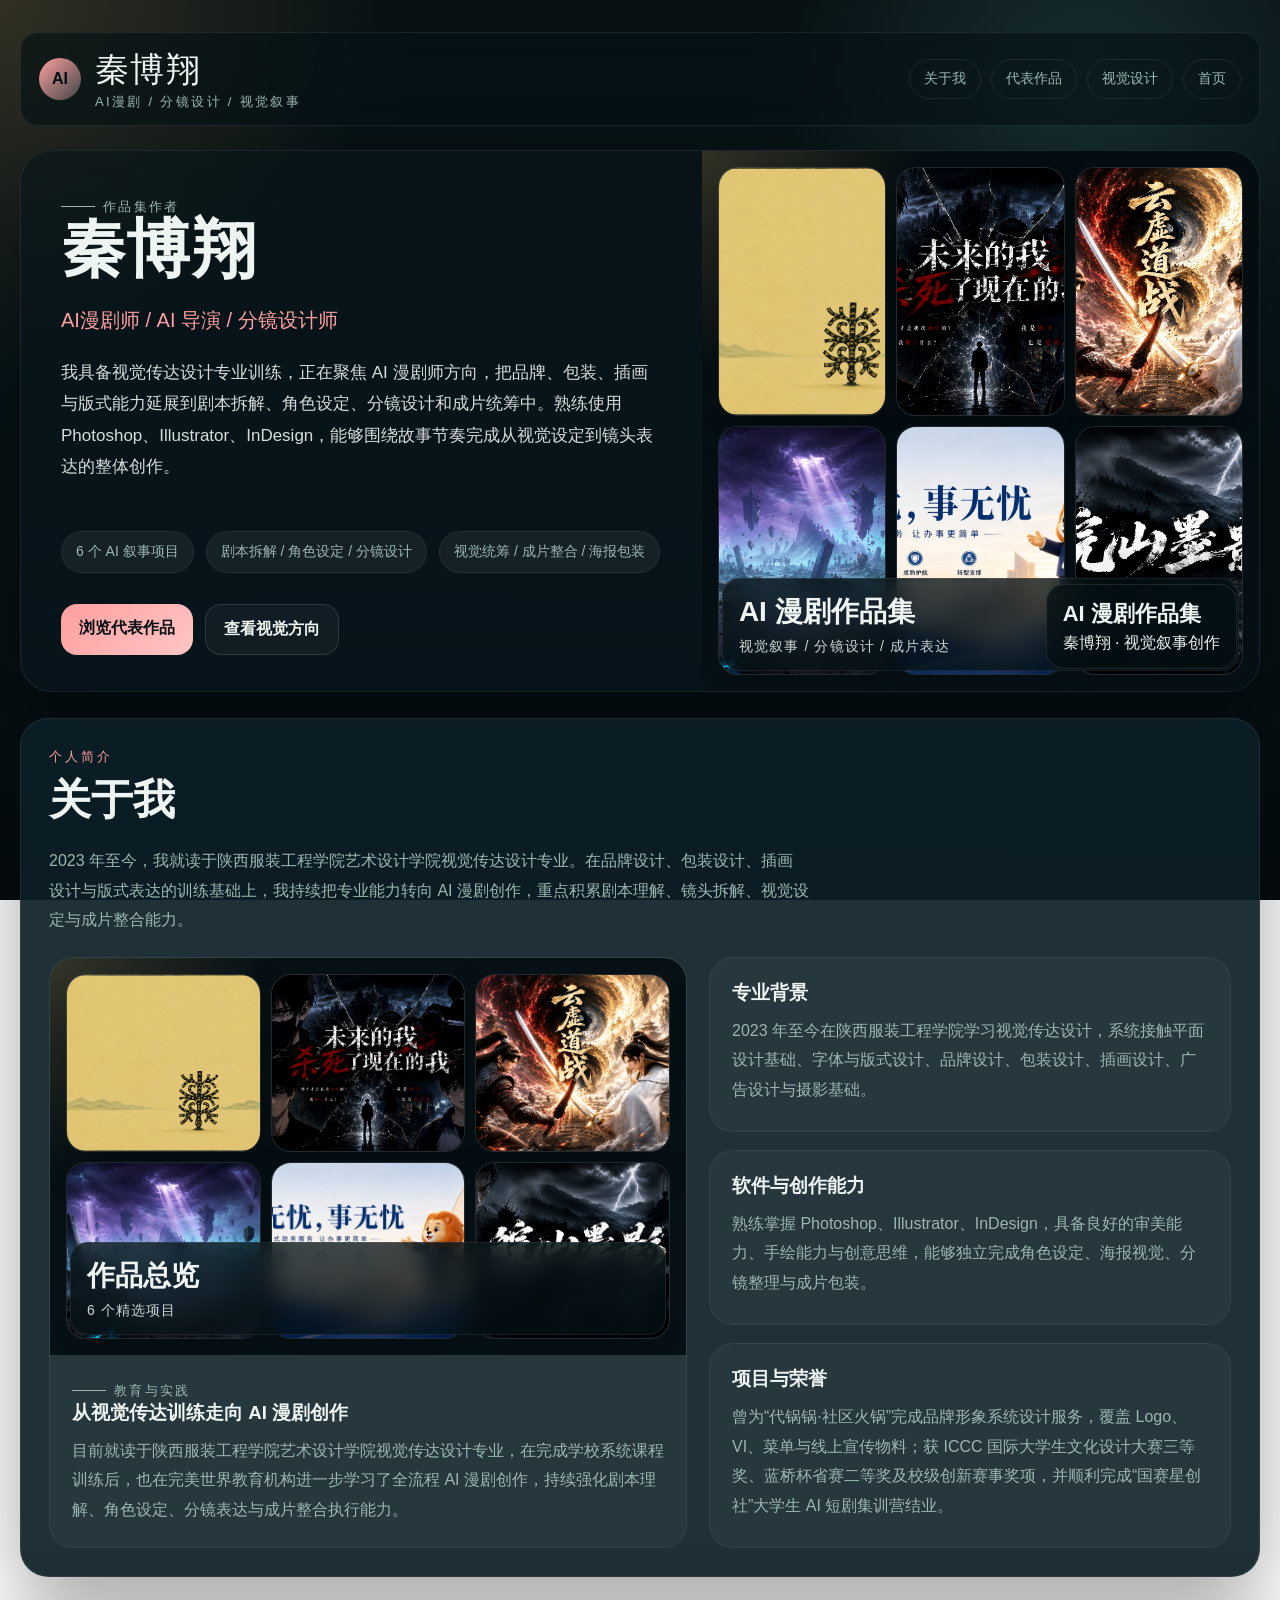
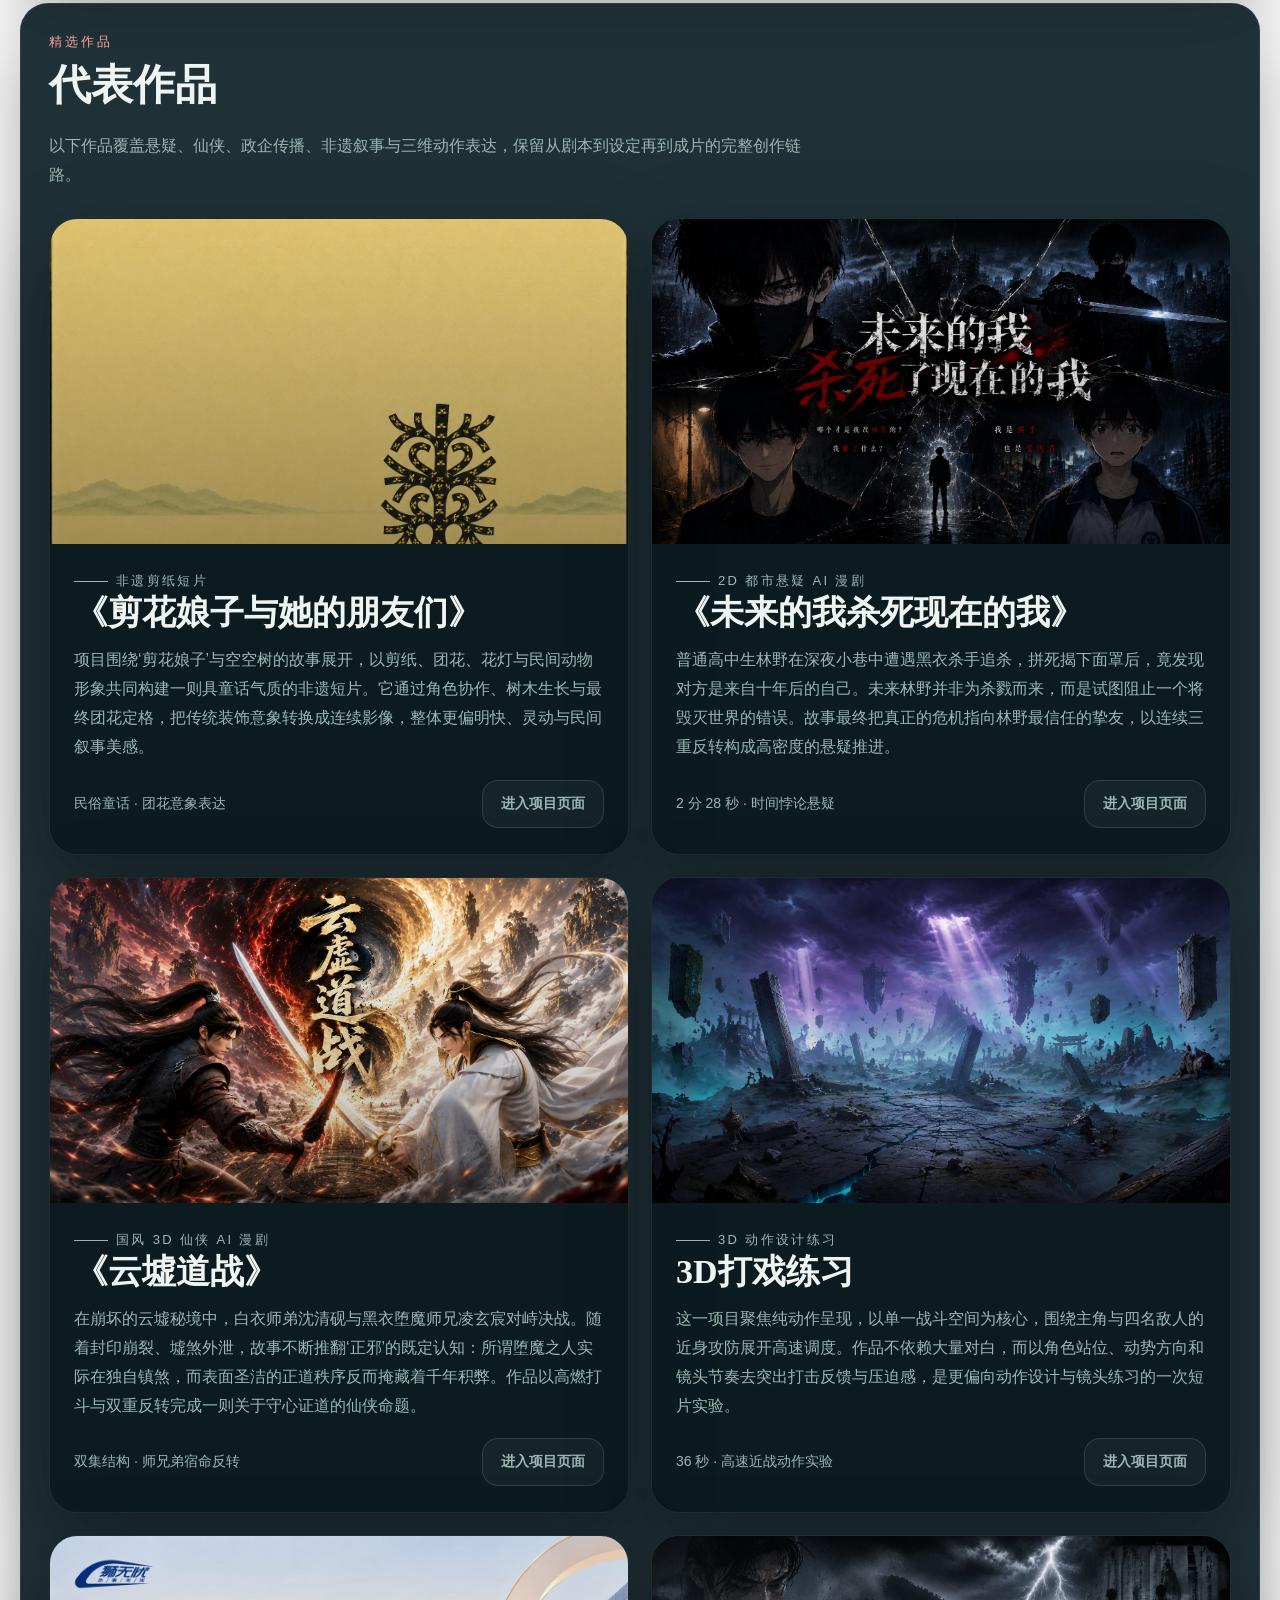
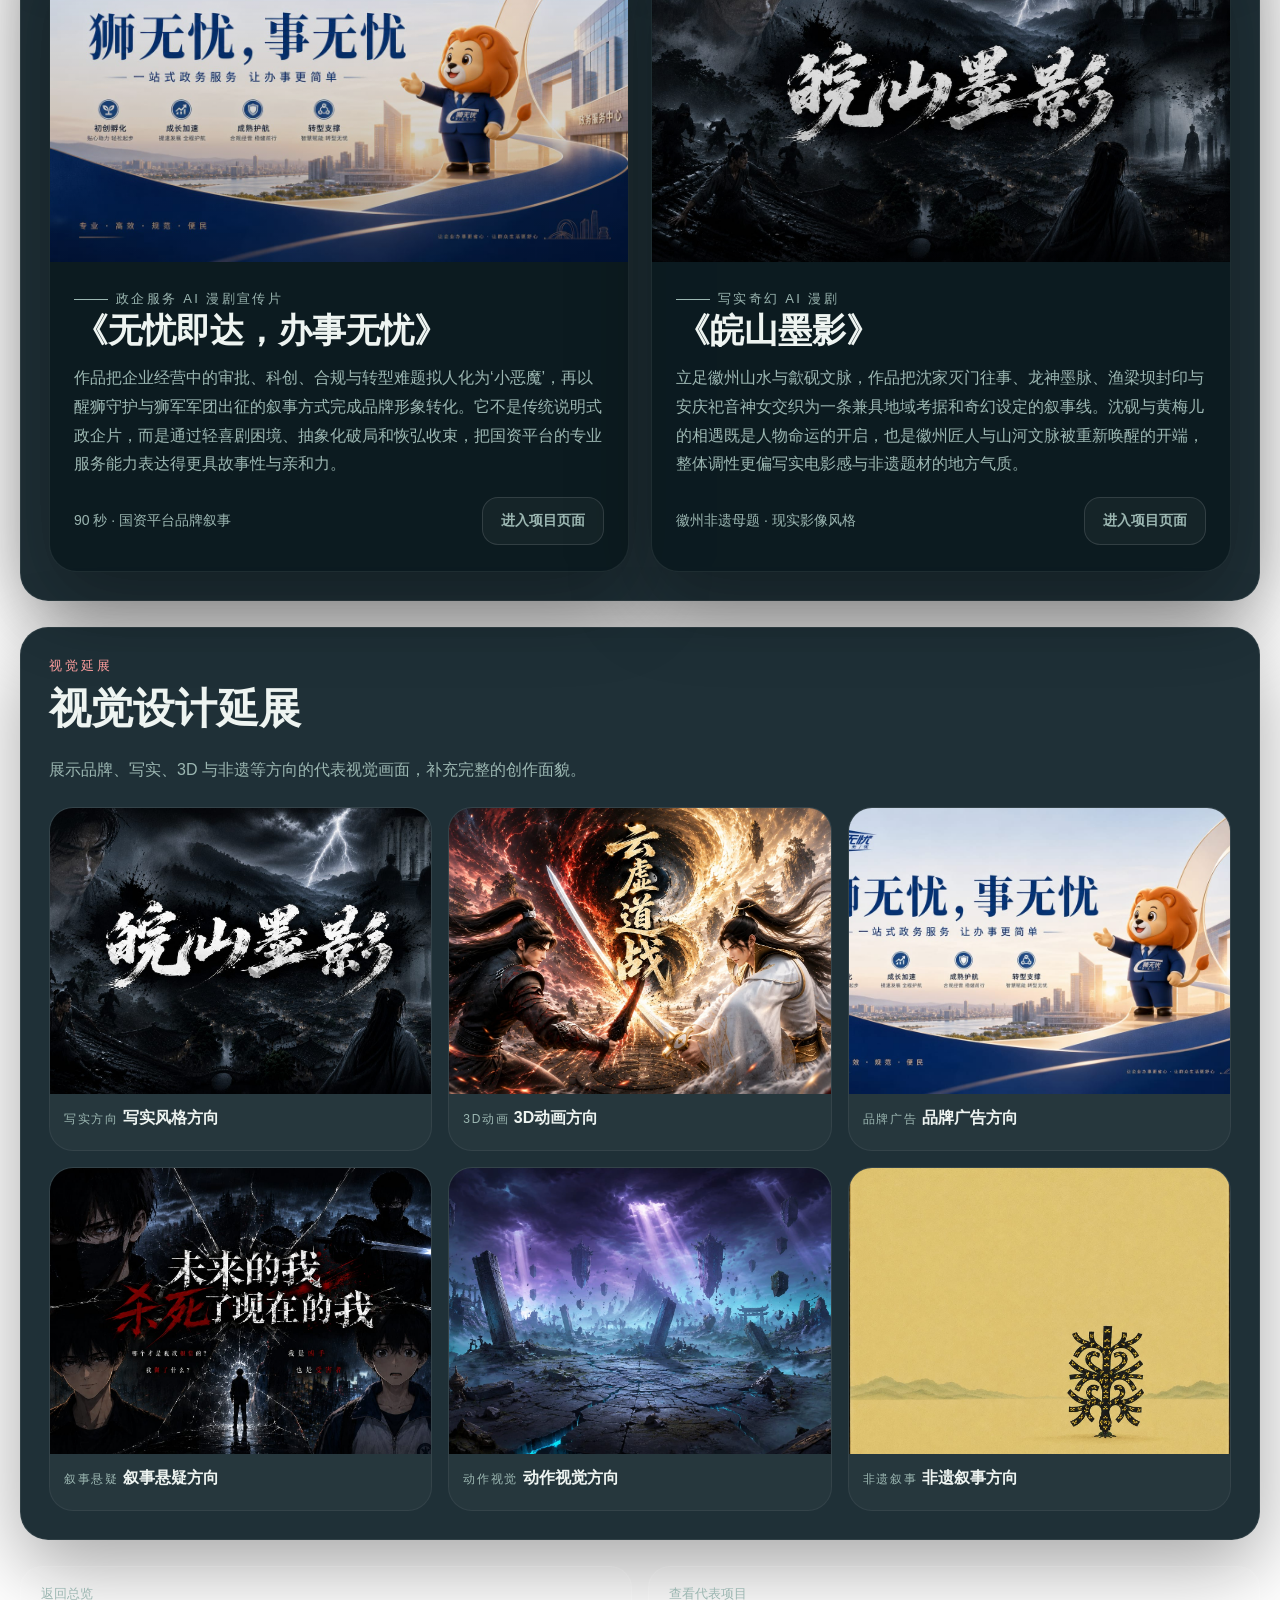
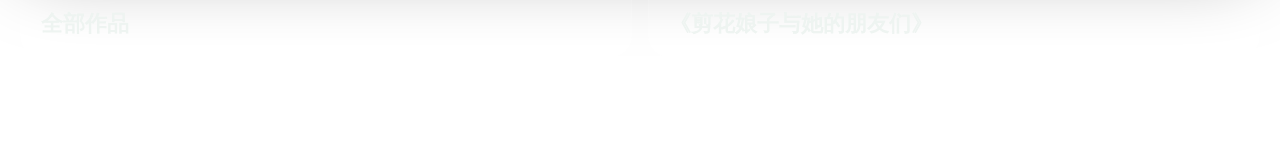
<file: index.html>
<!doctype html>
<html lang="zh-CN">
  <head>
    <meta charset="utf-8">
    <meta name="viewport" content="width=device-width, initial-scale=1">
    <title>AI 漫剧作品集</title>
    <link rel="stylesheet" href="./portfolio.css">
  </head>
  <body>
    <main class="page-shell">
      <header class="topbar">
        <div class="brand-mark">
          <div class="brand-index">AI</div>
          <div>
            <div class="brand-title">AI 漫剧作品集</div>
            <div class="brand-subtitle">剧本 / 静帧 / 成片</div>
          </div>
        </div>
        <nav class="topnav" data-topnav></nav>
      </header>
      <div data-index-mount=""></div>
      <p class="footer-note"></p>
    </main>

    <div class="lightbox" data-lightbox>
      <div class="lightbox-inner">
        <img class="lightbox-image" data-lightbox-image alt="">
        <div class="lightbox-meta">
          <div data-lightbox-title></div>
          <div class="lightbox-actions">
            <button type="button" data-lightbox-close>关闭</button>
          </div>
        </div>
      </div>
    </div>

    <script>
      if (/^https?:$/.test(window.location.protocol)) {
        window.location.replace("./works/personal-home.html");
      }
    </script>
    <script src="./portfolio.js"></script>
  </body>
</html>
</file>
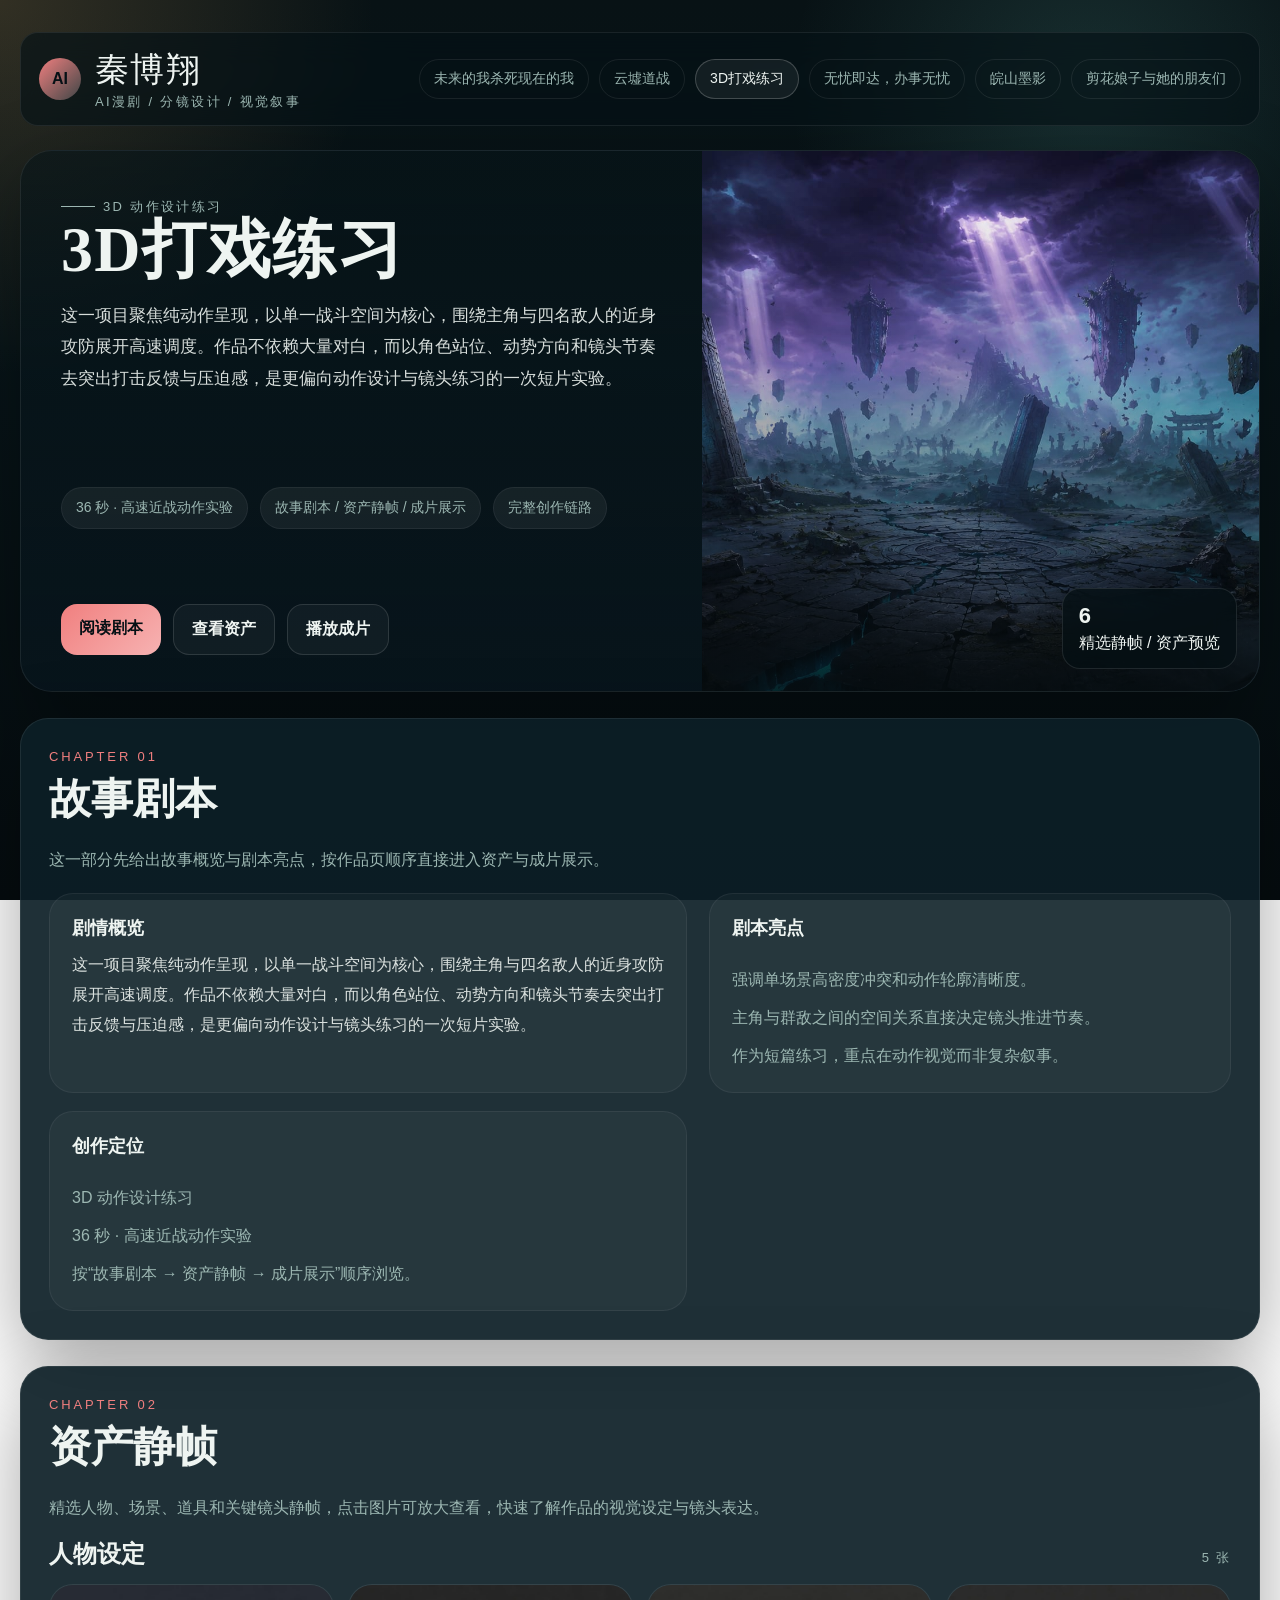
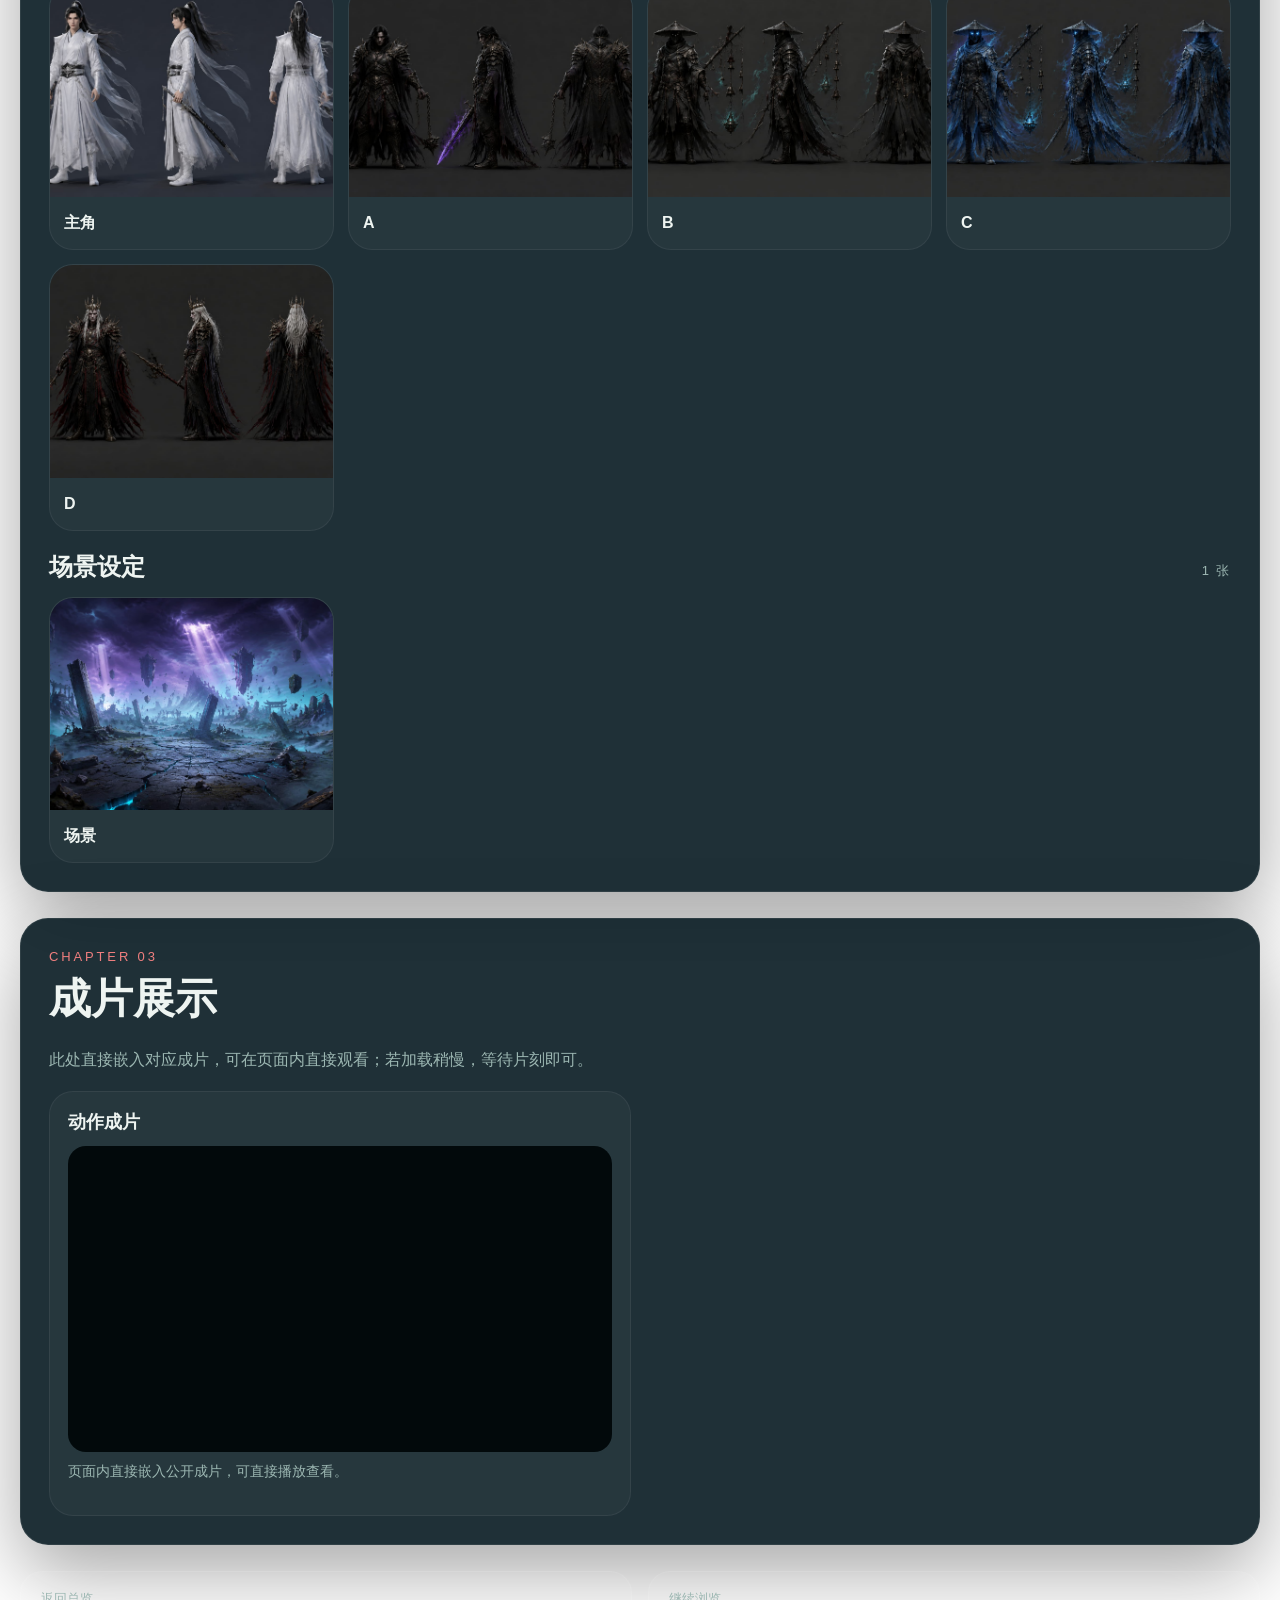
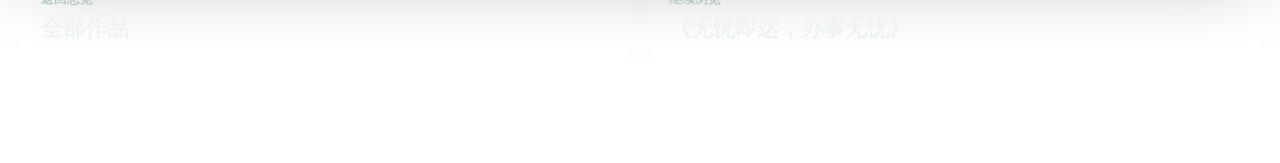
<file: works/3d-action.html>
<!doctype html>
<html lang="zh-CN">
  <head>
    <meta charset="utf-8">
    <meta name="viewport" content="width=device-width, initial-scale=1">
    <title>3D打戏练习 | AI 漫剧作品集</title>
    <link rel="stylesheet" href="./../portfolio.css">
  </head>
  <body data-work-slug="3d-action">
    <main class="page-shell">
      <header class="topbar">
        <div class="brand-mark">
          <div class="brand-index">AI</div>
          <div>
            <div class="brand-title">AI 漫剧作品集</div>
            <div class="brand-subtitle">剧本 / 静帧 / 成片</div>
          </div>
        </div>
        <nav class="topnav" data-topnav></nav>
      </header>
      <div data-work-mount=""></div>
      <p class="footer-note"></p>
    </main>

    <div class="lightbox" data-lightbox>
      <div class="lightbox-inner">
        <img class="lightbox-image" data-lightbox-image alt="">
        <div class="lightbox-meta">
          <div data-lightbox-title></div>
          <div class="lightbox-actions">
            <button type="button" data-lightbox-close>关闭</button>
          </div>
        </div>
      </div>
    </div>

    <script src="./../portfolio.js"></script>
  </body>
</html>
</file>
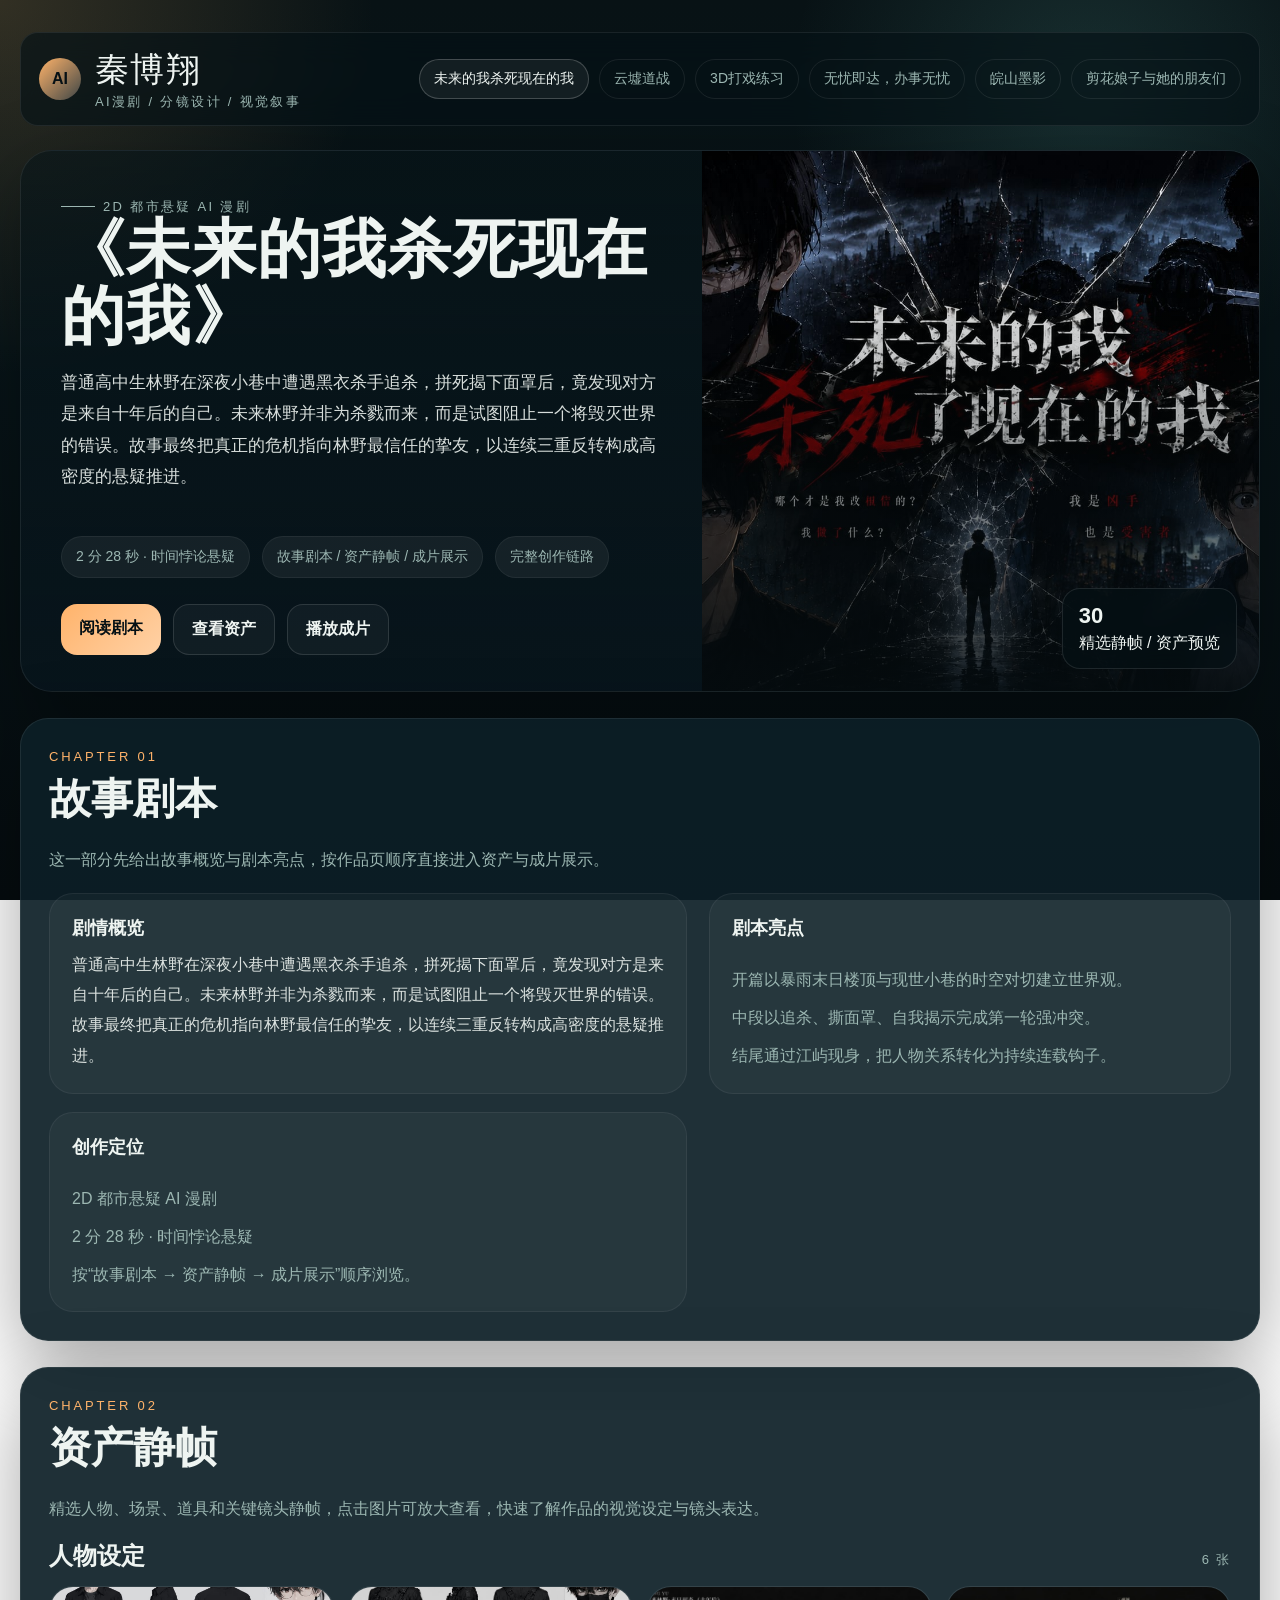
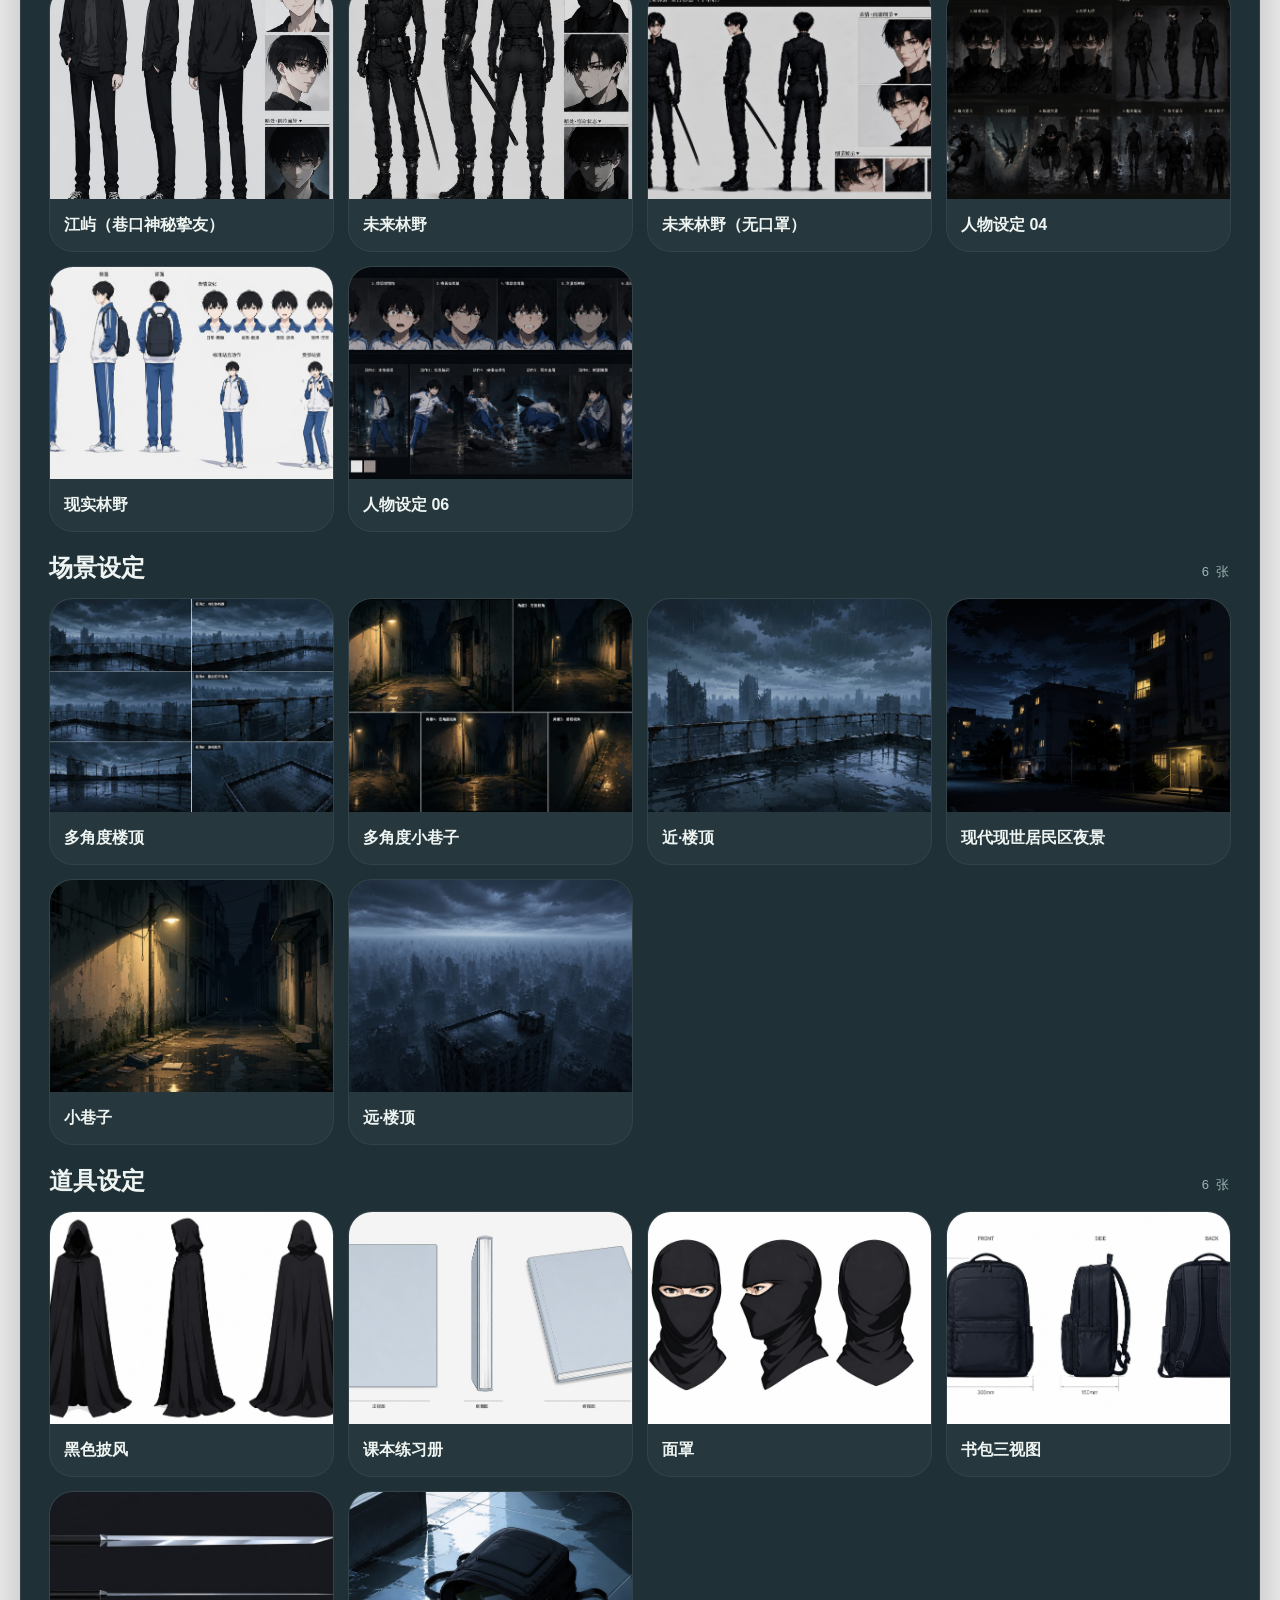
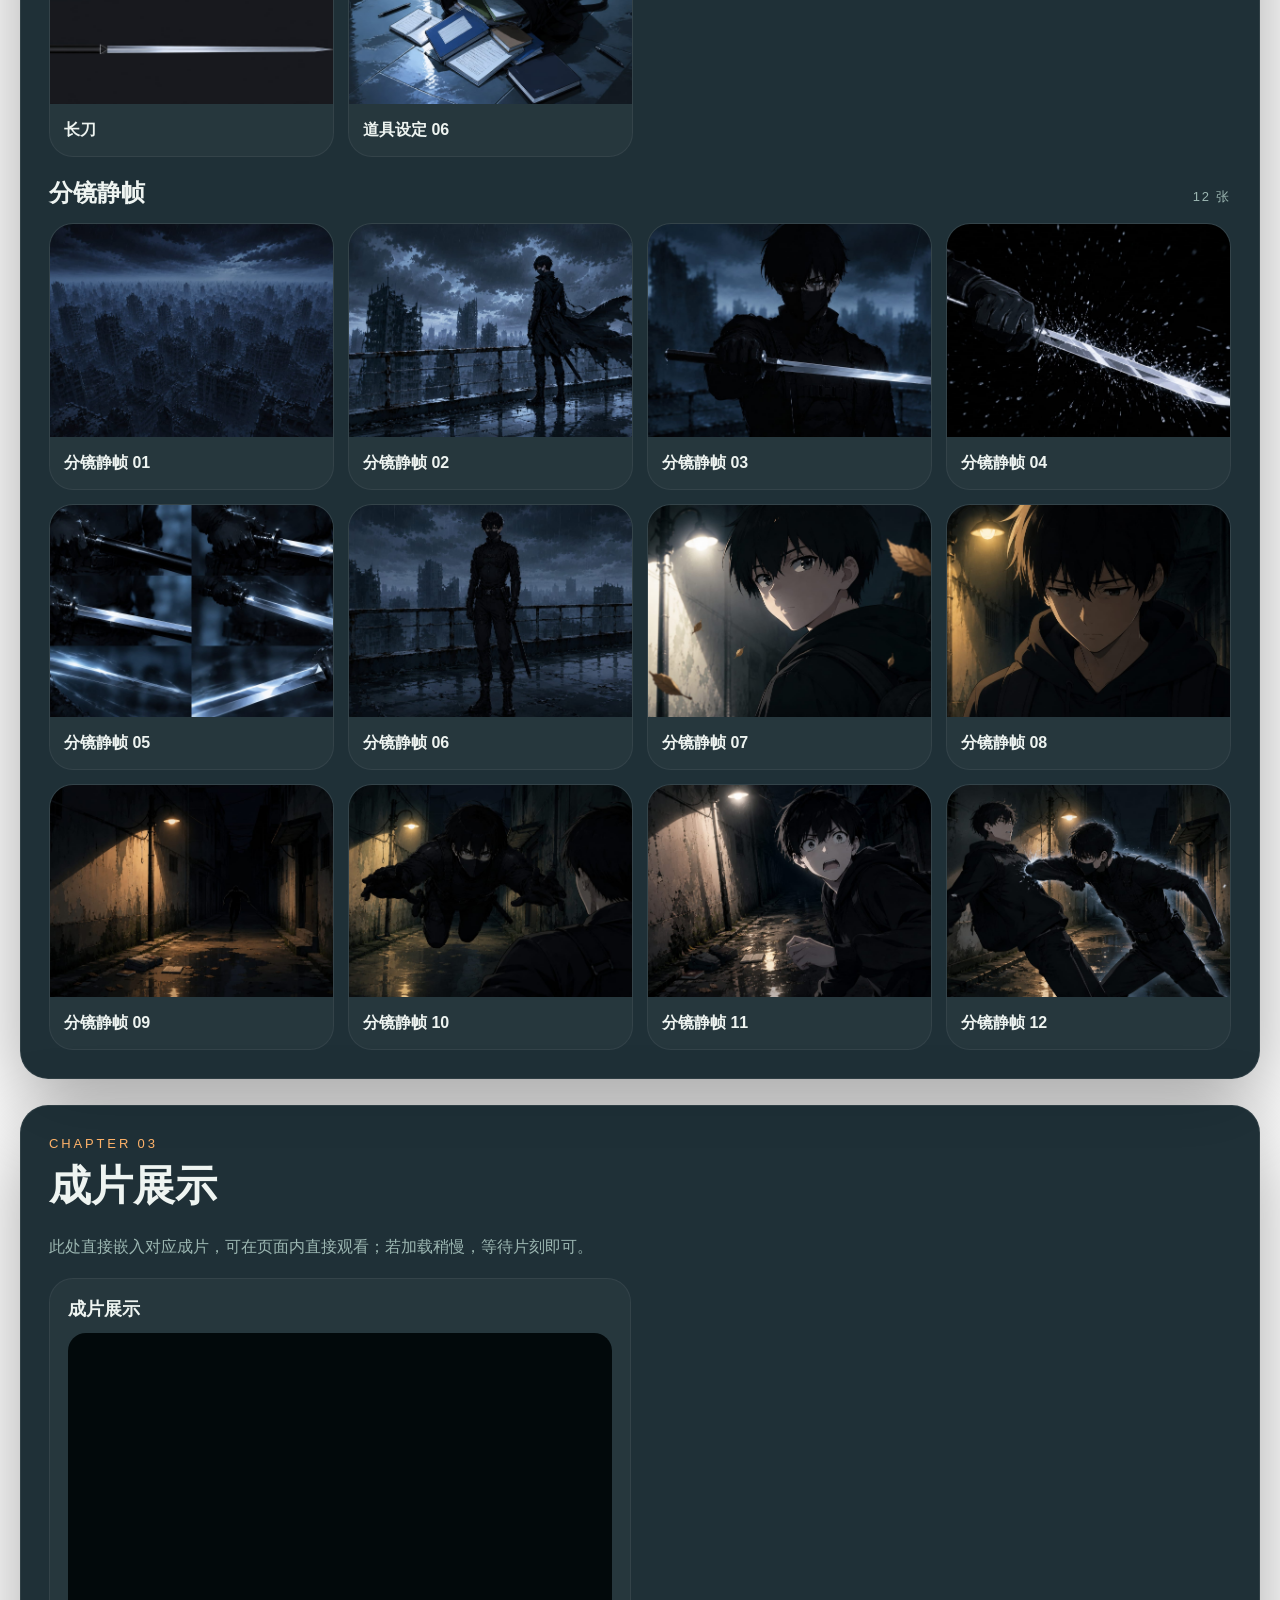
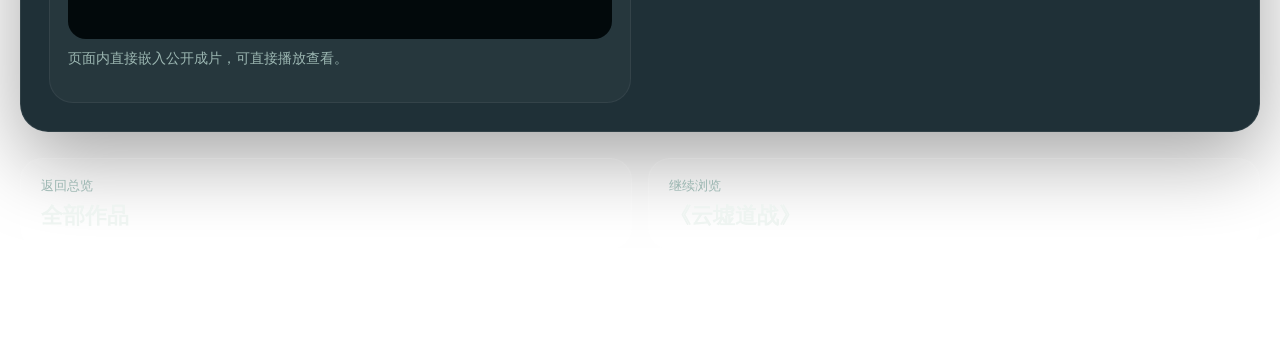
<file: works/future-linye.html>
<!doctype html>
<html lang="zh-CN">
  <head>
    <meta charset="utf-8">
    <meta name="viewport" content="width=device-width, initial-scale=1">
    <title>《未来的我杀死现在的我》 | AI 漫剧作品集</title>
    <link rel="stylesheet" href="./../portfolio.css">
  </head>
  <body data-work-slug="future-linye">
    <main class="page-shell">
      <header class="topbar">
        <div class="brand-mark">
          <div class="brand-index">AI</div>
          <div>
            <div class="brand-title">AI 漫剧作品集</div>
            <div class="brand-subtitle">剧本 / 静帧 / 成片</div>
          </div>
        </div>
        <nav class="topnav" data-topnav></nav>
      </header>
      <div data-work-mount=""></div>
      <p class="footer-note"></p>
    </main>

    <div class="lightbox" data-lightbox>
      <div class="lightbox-inner">
        <img class="lightbox-image" data-lightbox-image alt="">
        <div class="lightbox-meta">
          <div data-lightbox-title></div>
          <div class="lightbox-actions">
            <button type="button" data-lightbox-close>关闭</button>
          </div>
        </div>
      </div>
    </div>

    <script src="./../portfolio.js"></script>
  </body>
</html>
</file>
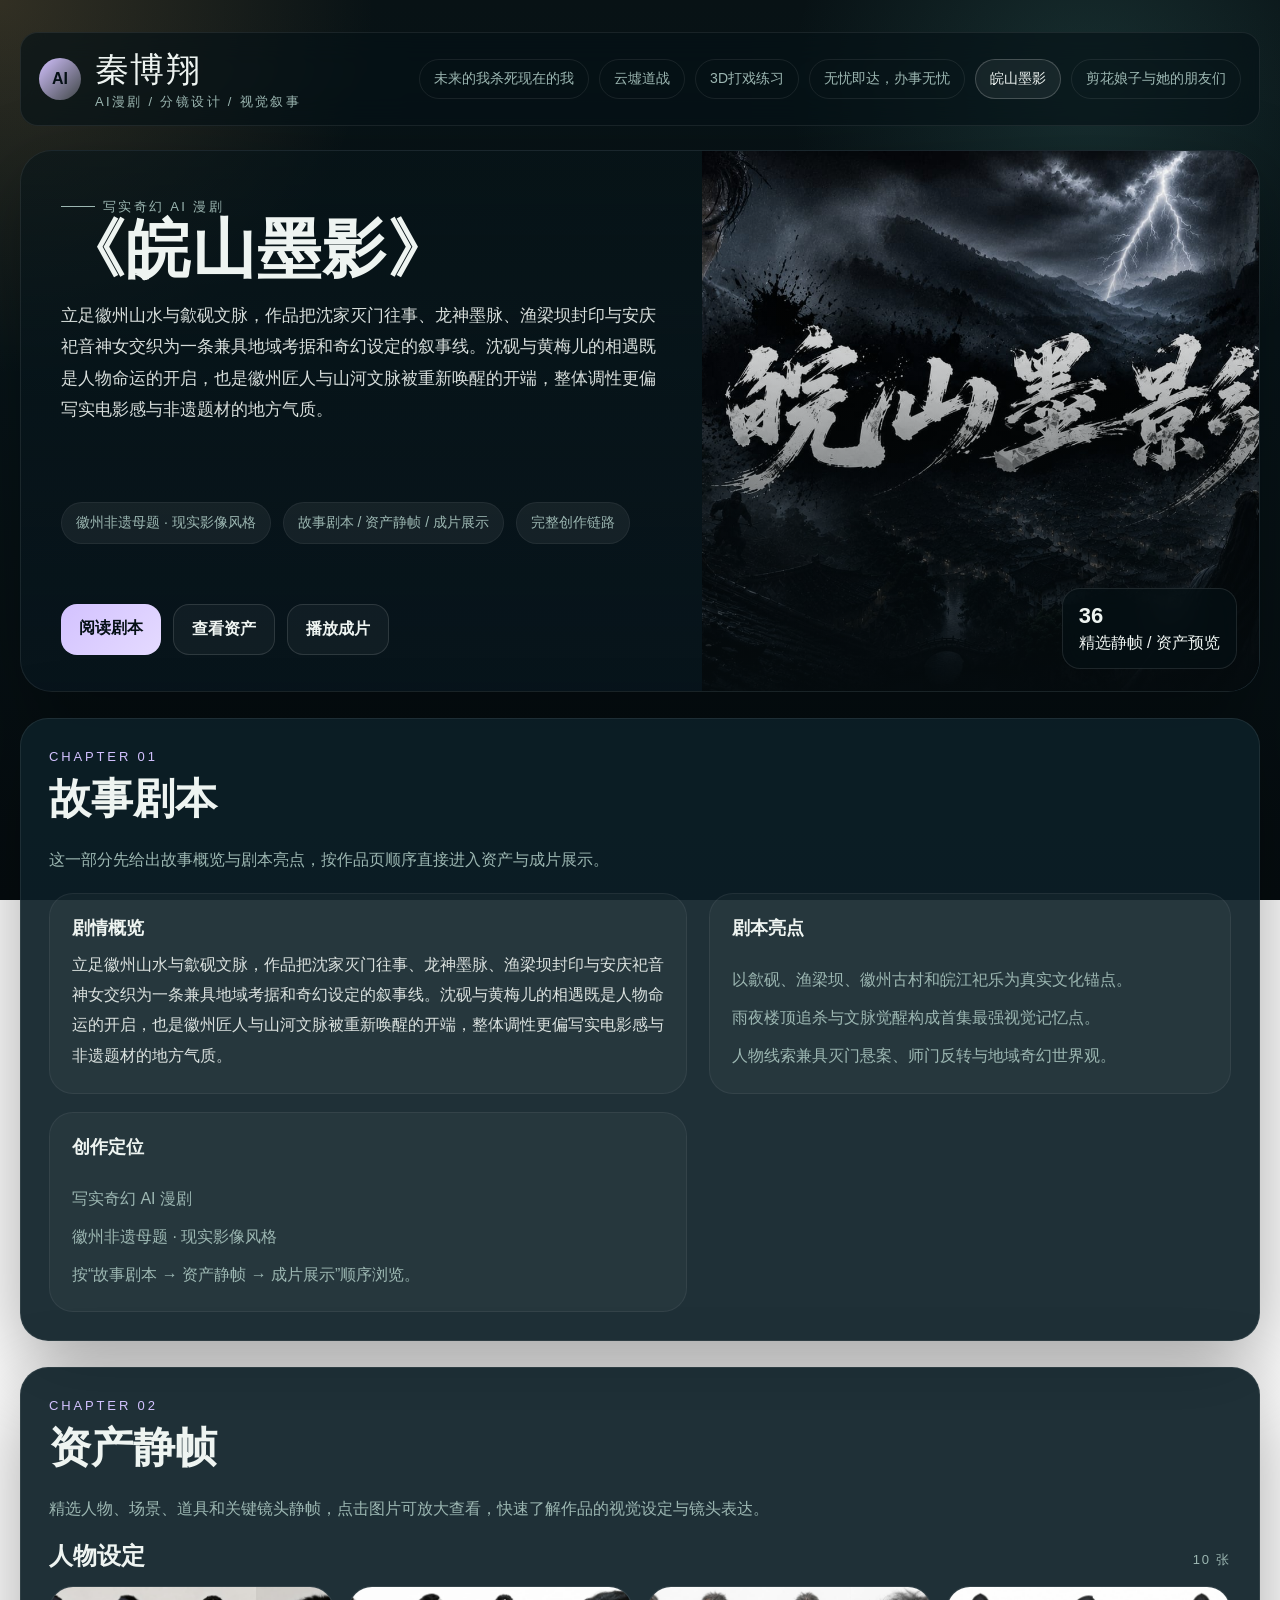
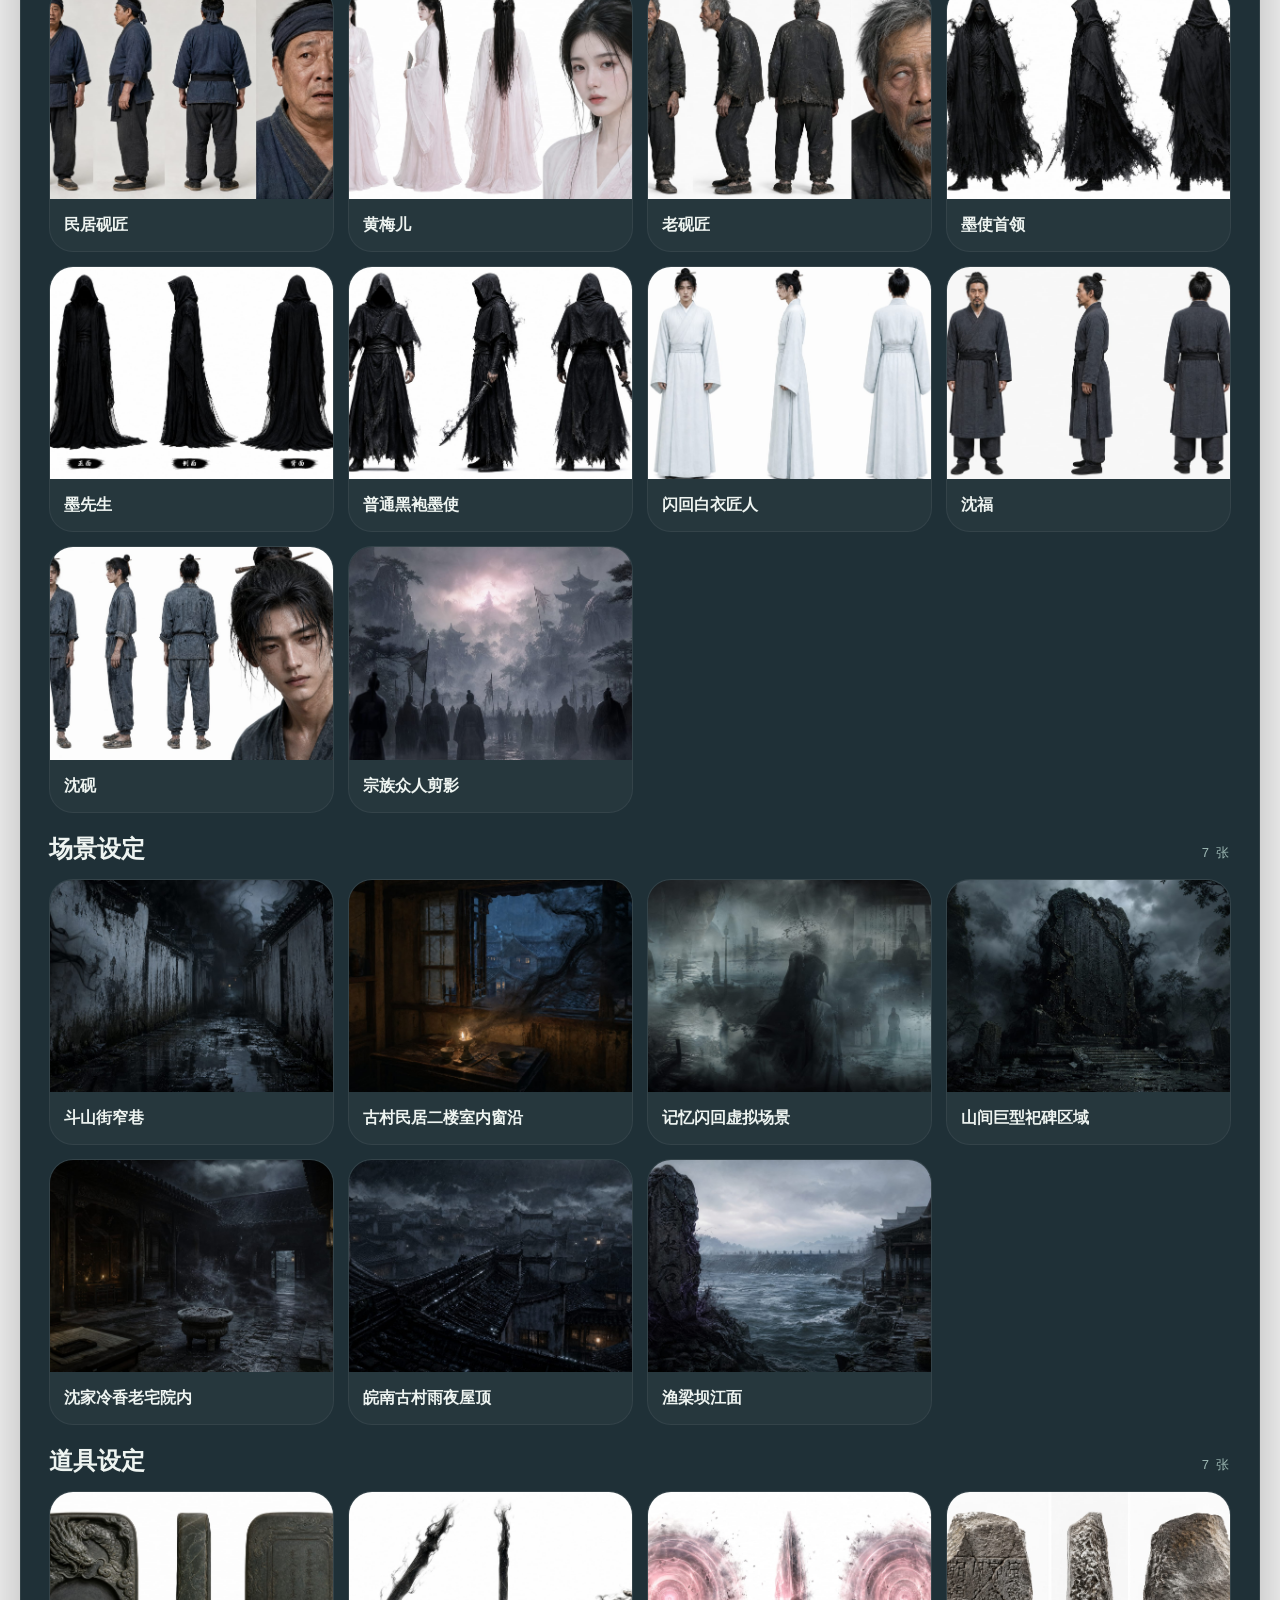
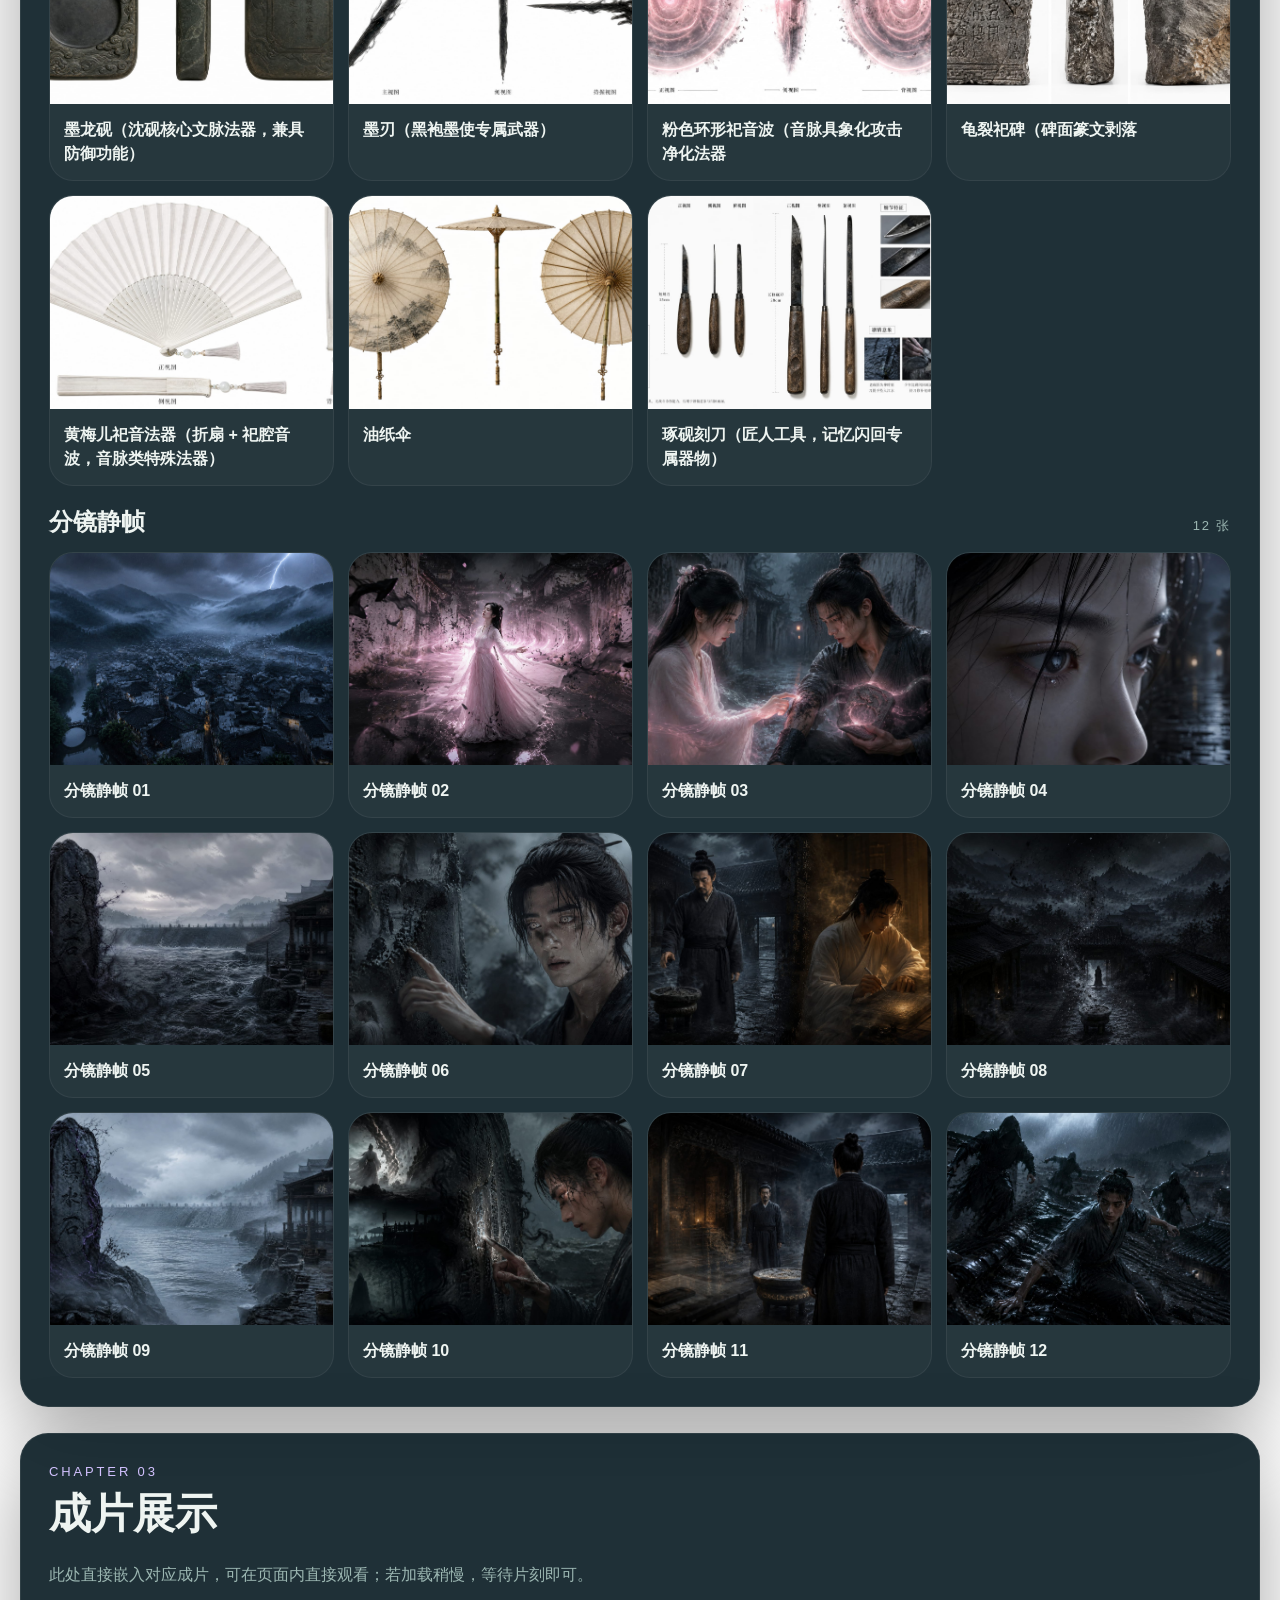
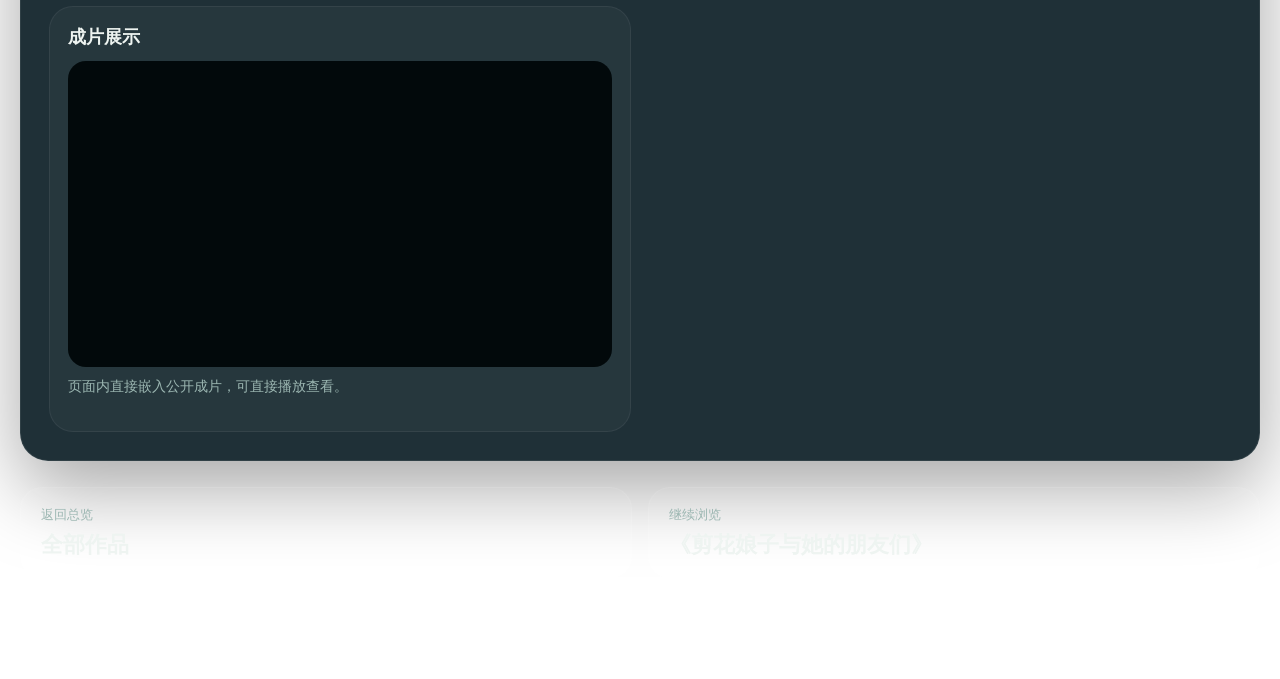
<file: works/huanshan-moying.html>
<!doctype html>
<html lang="zh-CN">
  <head>
    <meta charset="utf-8">
    <meta name="viewport" content="width=device-width, initial-scale=1">
    <title>《皖山墨影》 | AI 漫剧作品集</title>
    <link rel="stylesheet" href="./../portfolio.css">
  </head>
  <body data-work-slug="huanshan-moying">
    <main class="page-shell">
      <header class="topbar">
        <div class="brand-mark">
          <div class="brand-index">AI</div>
          <div>
            <div class="brand-title">AI 漫剧作品集</div>
            <div class="brand-subtitle">剧本 / 静帧 / 成片</div>
          </div>
        </div>
        <nav class="topnav" data-topnav></nav>
      </header>
      <div data-work-mount=""></div>
      <p class="footer-note"></p>
    </main>

    <div class="lightbox" data-lightbox>
      <div class="lightbox-inner">
        <img class="lightbox-image" data-lightbox-image alt="">
        <div class="lightbox-meta">
          <div data-lightbox-title></div>
          <div class="lightbox-actions">
            <button type="button" data-lightbox-close>关闭</button>
          </div>
        </div>
      </div>
    </div>

    <script src="./../portfolio.js"></script>
  </body>
</html>
</file>
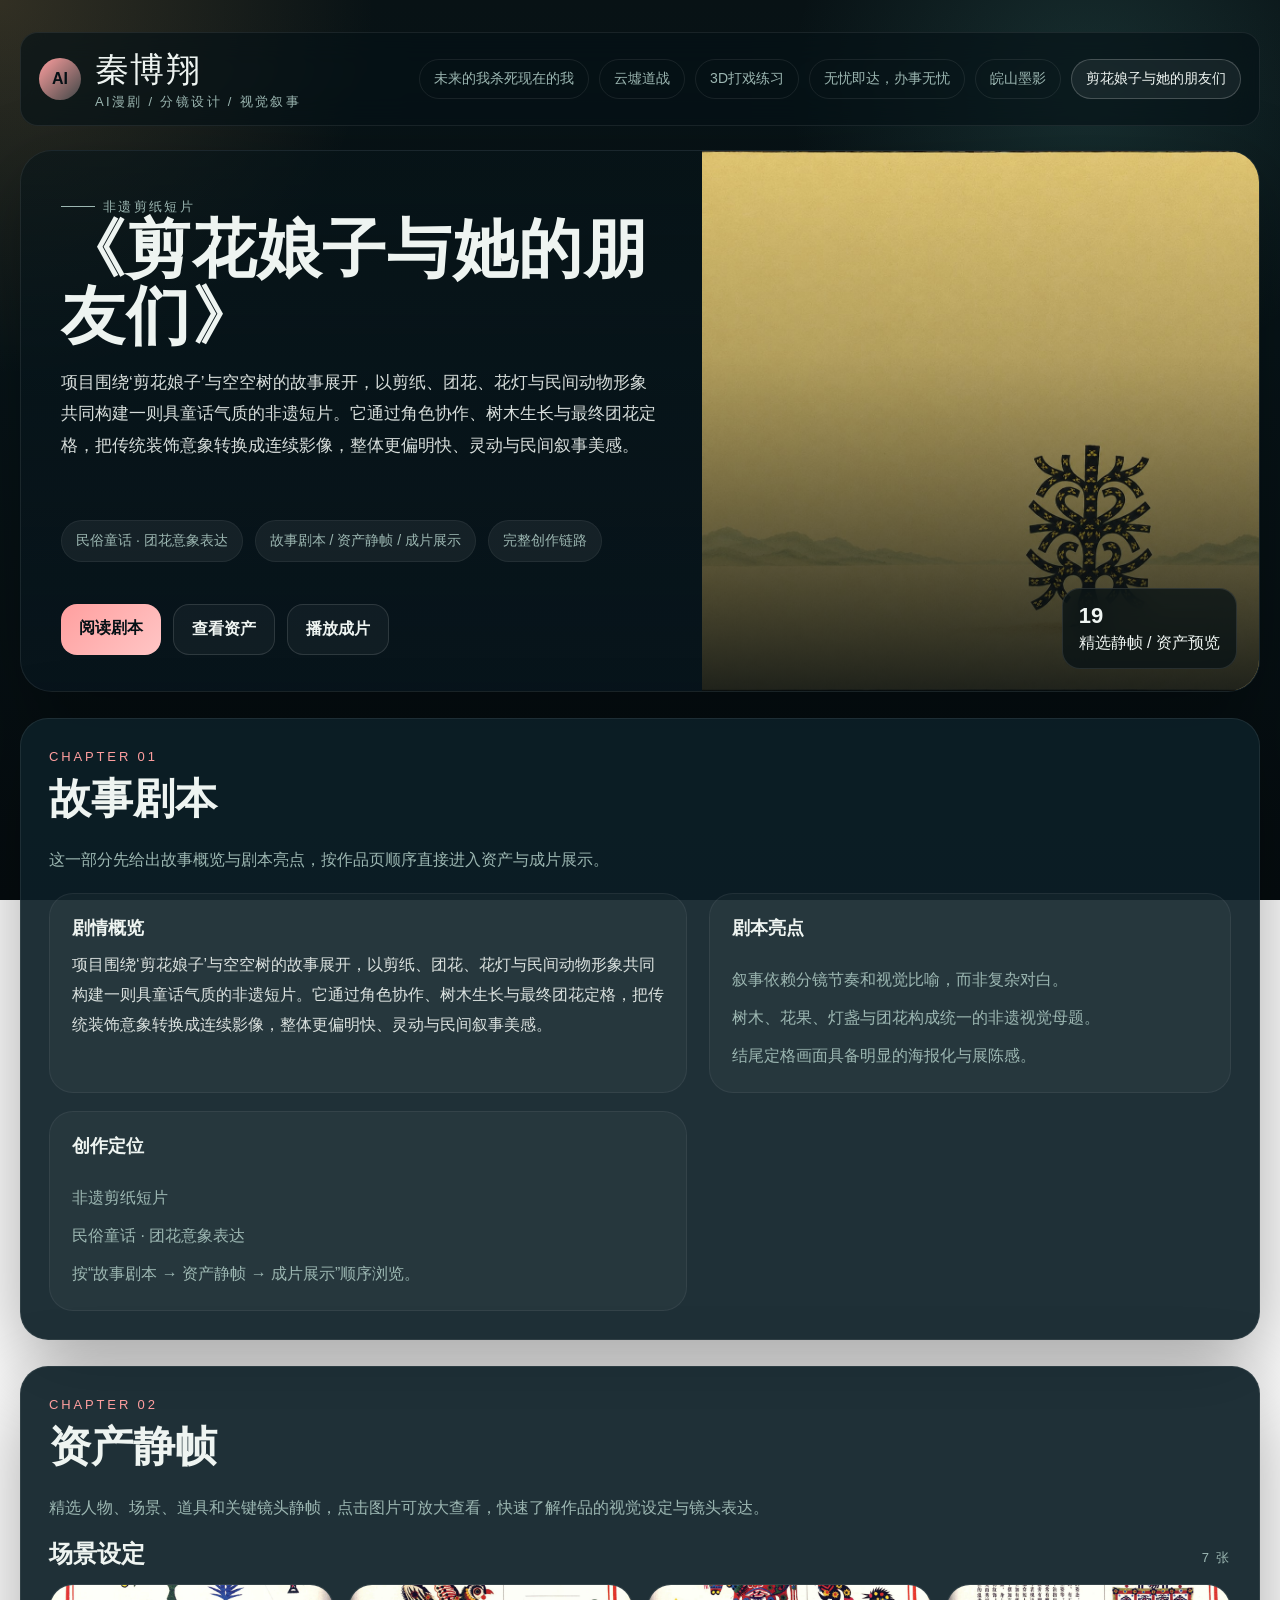
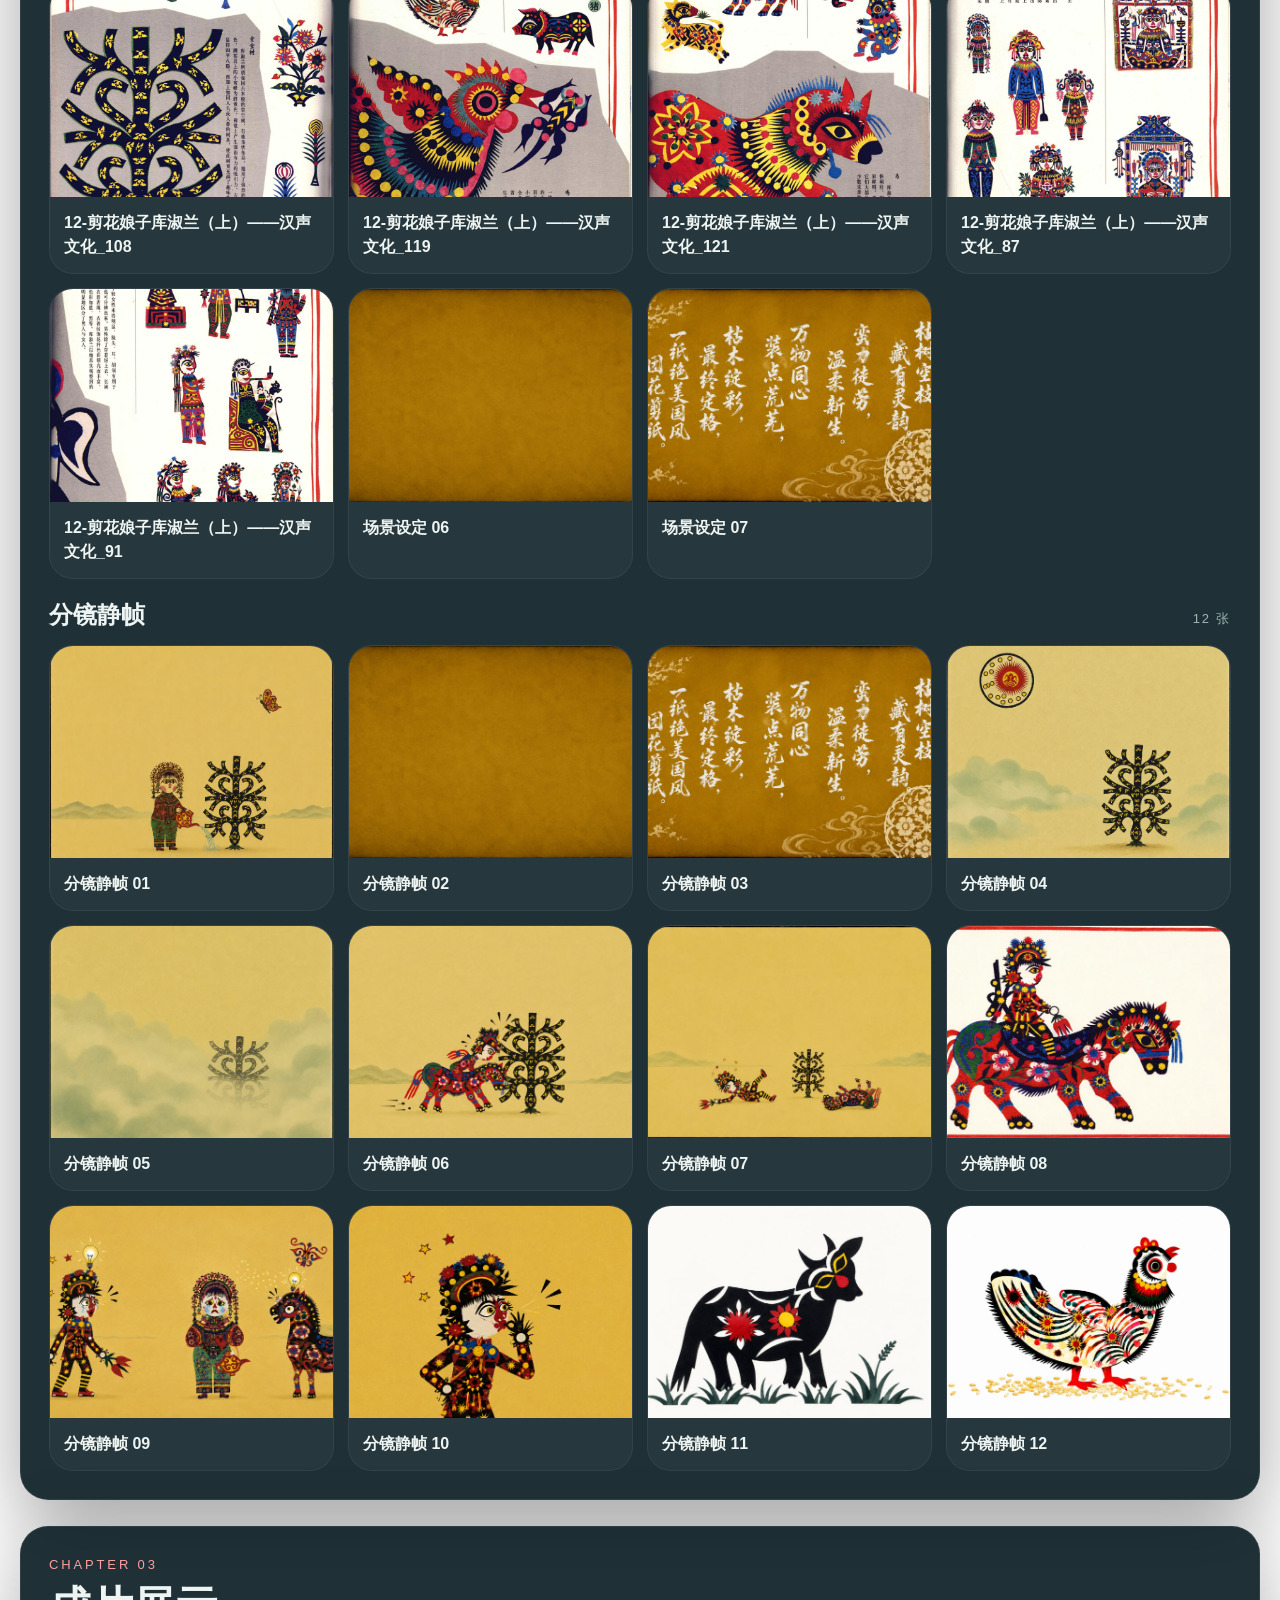
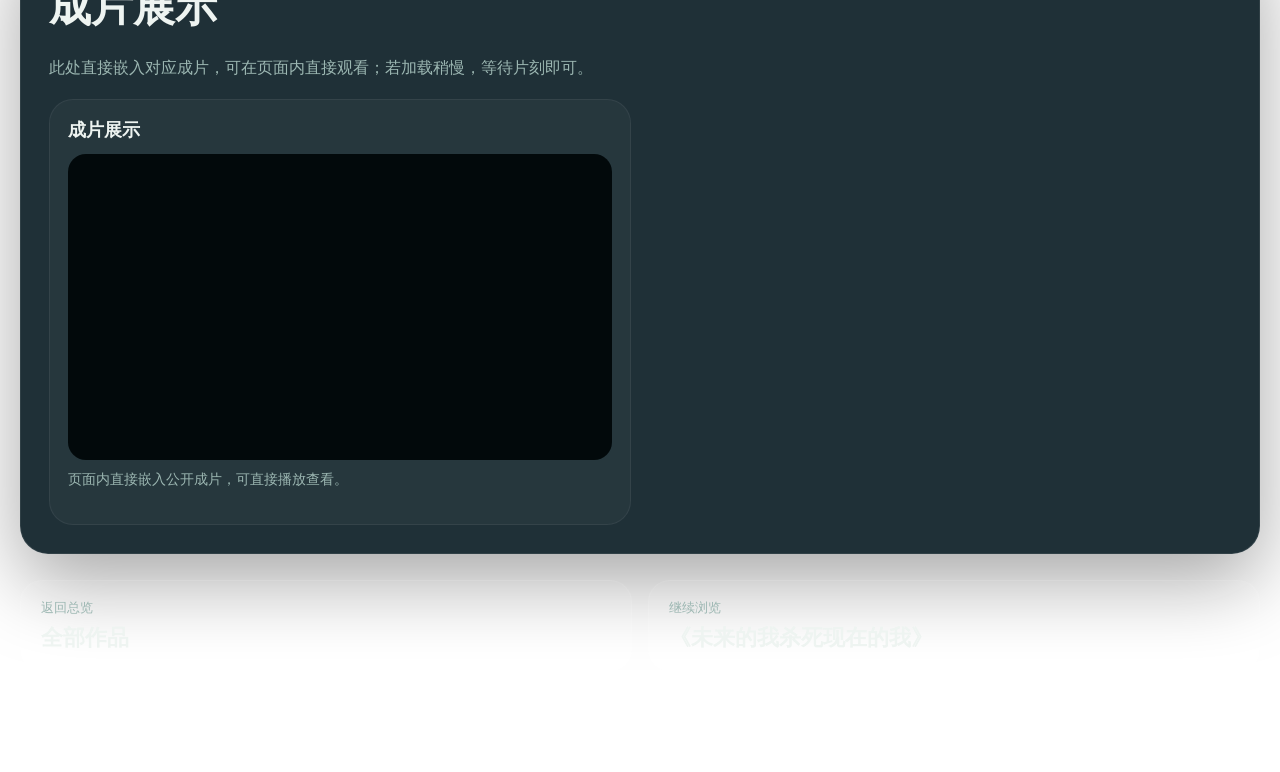
<file: works/jianhua-niangzi.html>
<!doctype html>
<html lang="zh-CN">
  <head>
    <meta charset="utf-8">
    <meta name="viewport" content="width=device-width, initial-scale=1">
    <title>《剪花娘子与她的朋友们》 | AI 漫剧作品集</title>
    <link rel="stylesheet" href="./../portfolio.css">
  </head>
  <body data-work-slug="jianhua-niangzi">
    <main class="page-shell">
      <header class="topbar">
        <div class="brand-mark">
          <div class="brand-index">AI</div>
          <div>
            <div class="brand-title">AI 漫剧作品集</div>
            <div class="brand-subtitle">剧本 / 静帧 / 成片</div>
          </div>
        </div>
        <nav class="topnav" data-topnav></nav>
      </header>
      <div data-work-mount=""></div>
      <p class="footer-note"></p>
    </main>

    <div class="lightbox" data-lightbox>
      <div class="lightbox-inner">
        <img class="lightbox-image" data-lightbox-image alt="">
        <div class="lightbox-meta">
          <div data-lightbox-title></div>
          <div class="lightbox-actions">
            <button type="button" data-lightbox-close>关闭</button>
          </div>
        </div>
      </div>
    </div>

    <script src="./../portfolio.js"></script>
  </body>
</html>
</file>
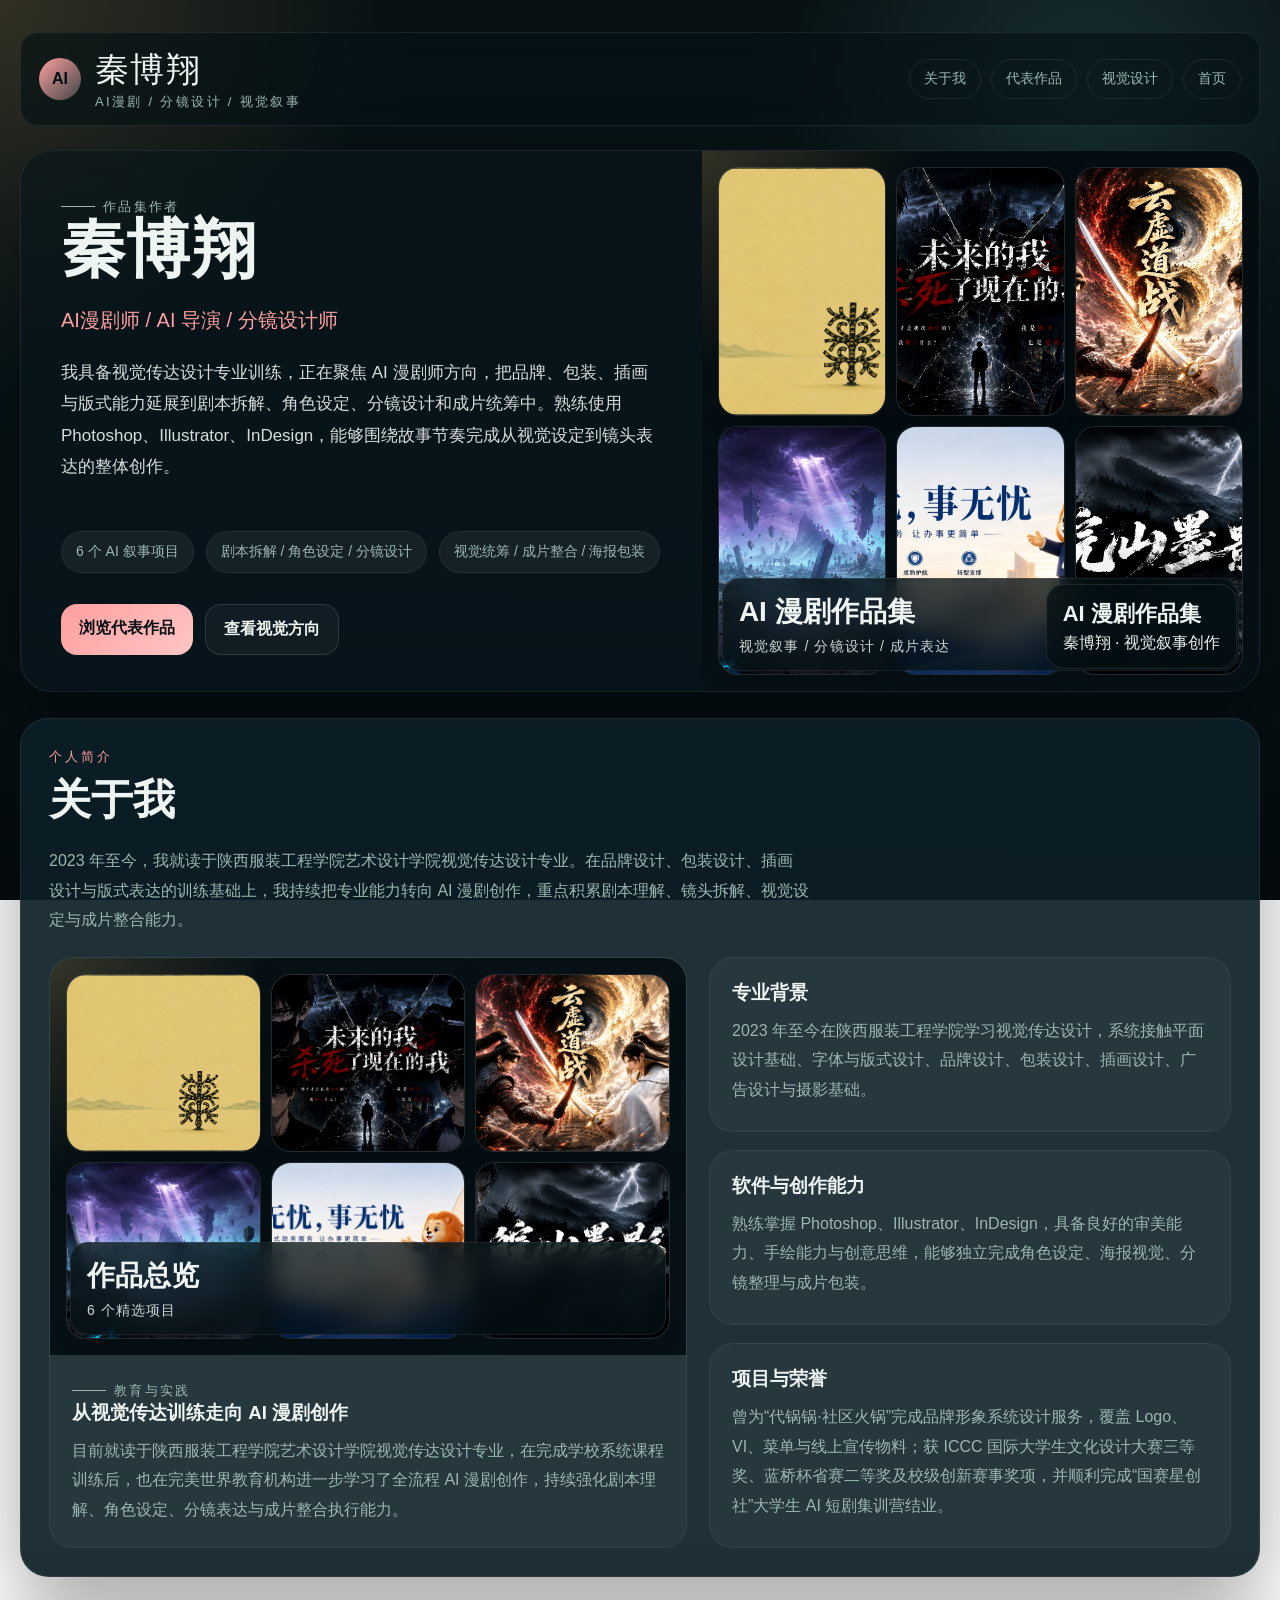
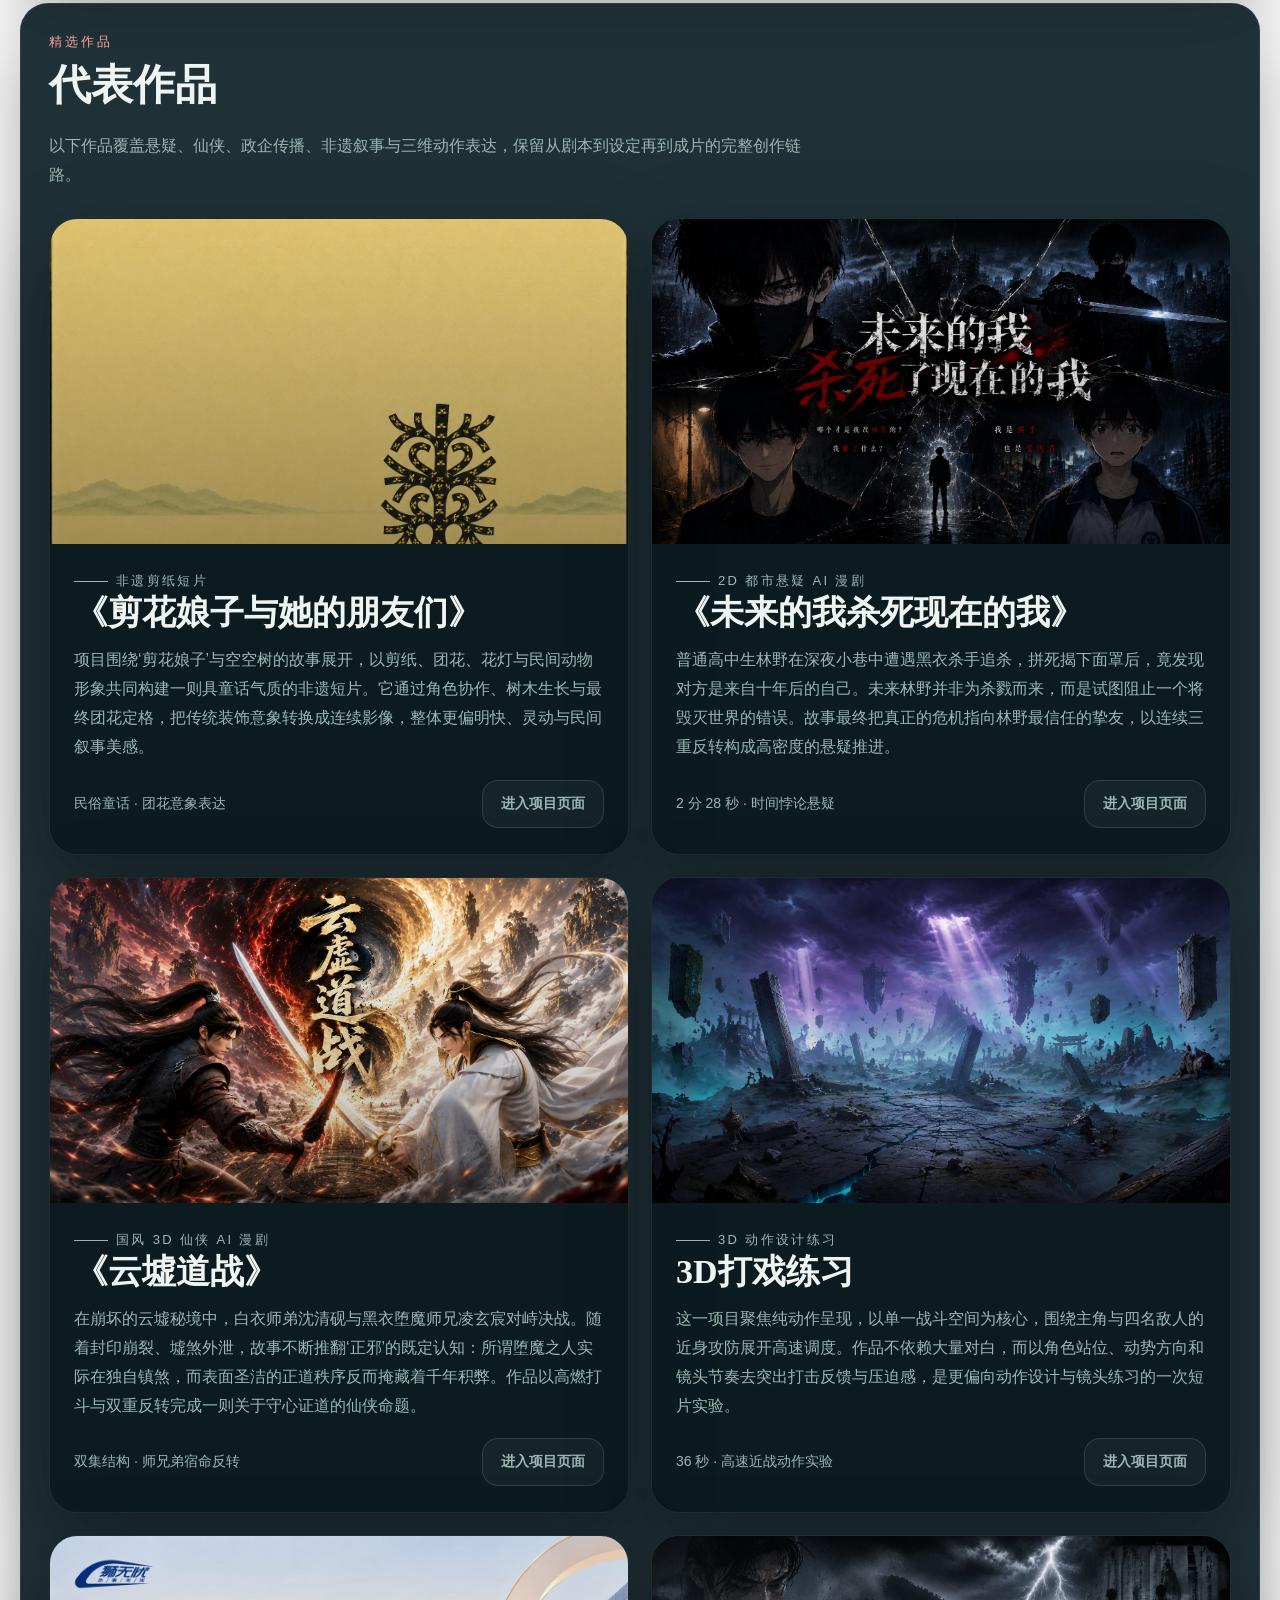
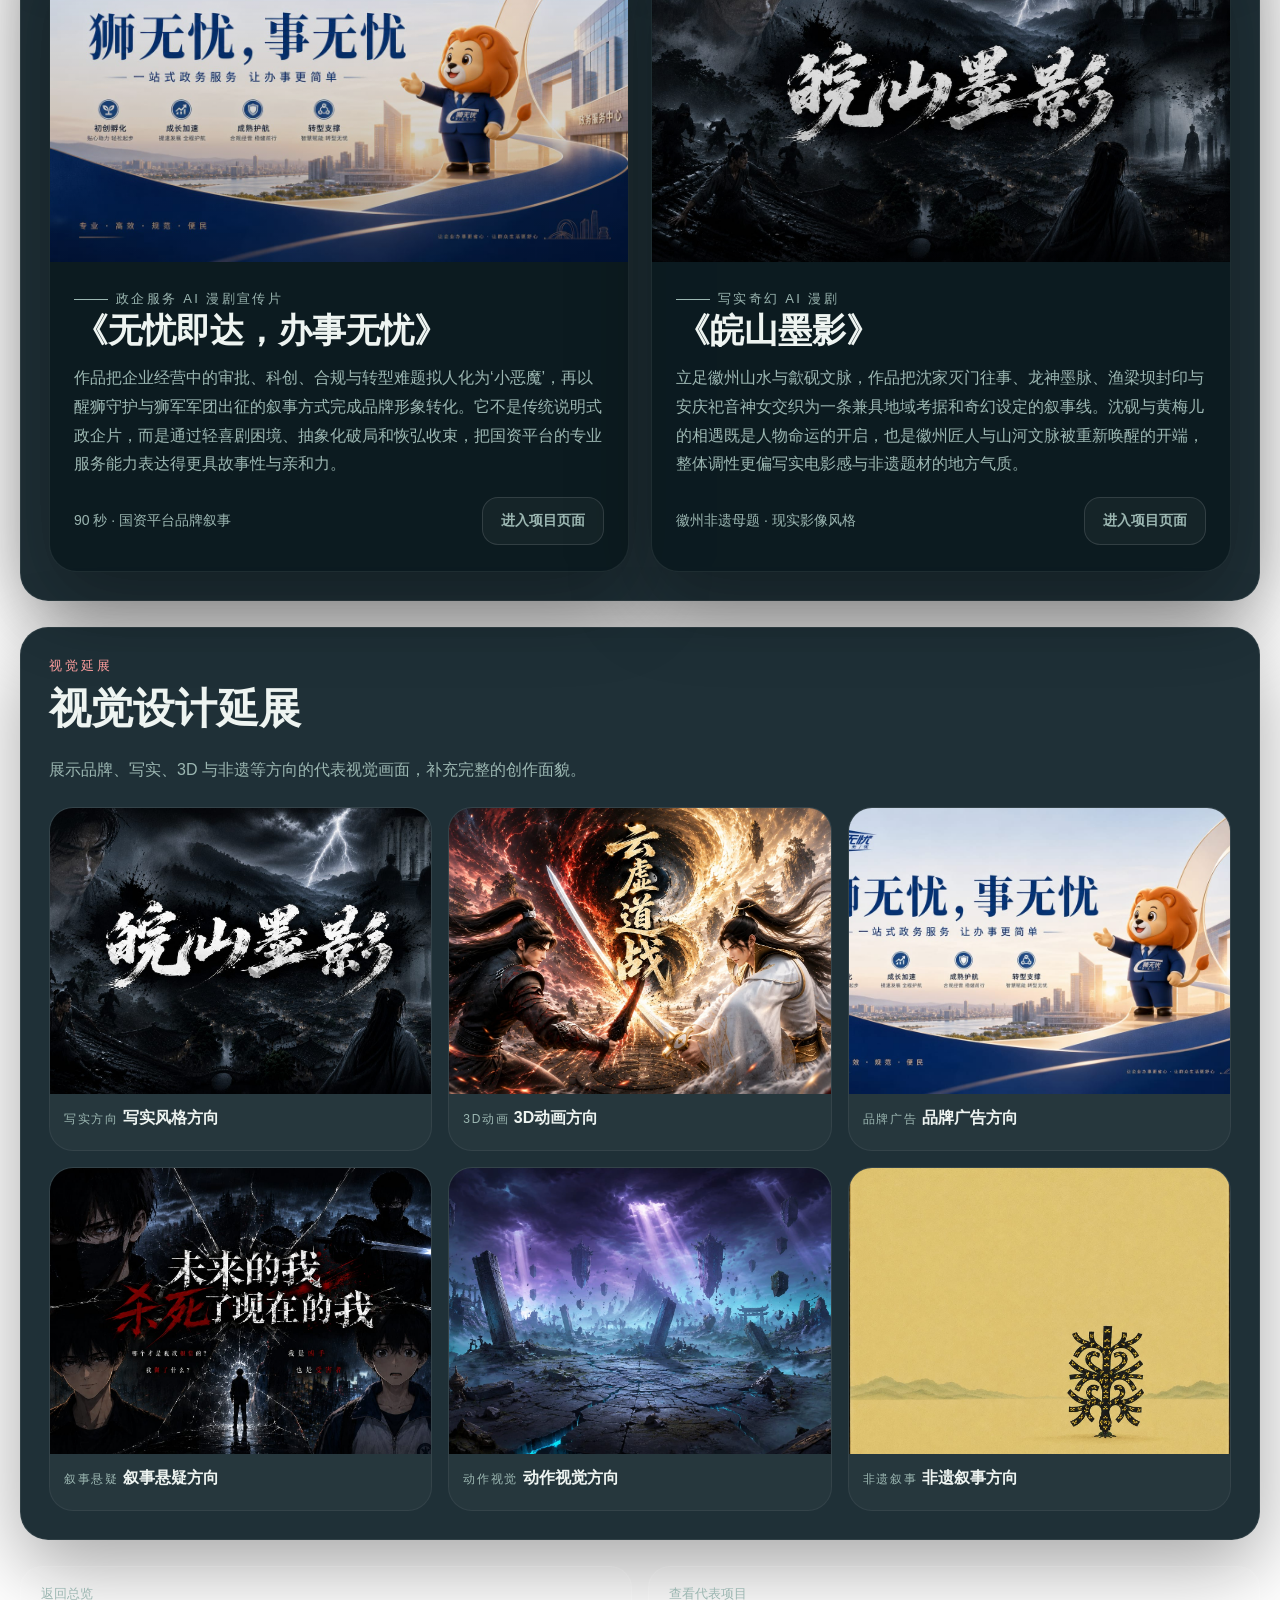
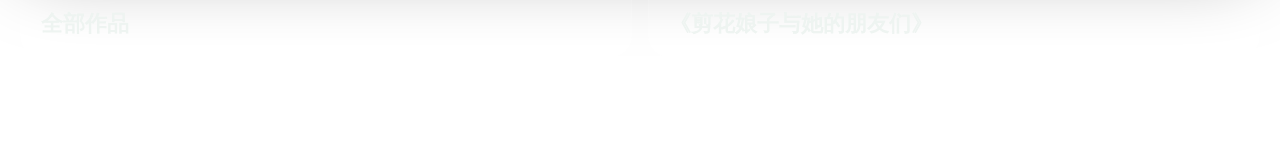
<file: works/personal-home.html>
<!doctype html>
<html lang="zh-CN">
  <head>
    <meta charset="utf-8">
    <meta name="viewport" content="width=device-width, initial-scale=1">
    <title>秦博翔 | AI漫剧作品集</title>
    <link rel="stylesheet" href="./../portfolio.css">
  </head>
  <body data-work-slug="jianhua-niangzi" data-site-mode="personal-home">
    <main class="page-shell">
      <header class="topbar">
        <div class="brand-mark">
          <div class="brand-index">AI</div>
          <div>
            <div class="brand-title">秦博翔</div>
            <div class="brand-subtitle">AI漫剧 / 分镜设计 / 视觉叙事</div>
          </div>
        </div>
        <nav class="topnav" data-topnav></nav>
      </header>
      <div data-work-mount=""></div>
      <p class="footer-note"></p>
    </main>

    <div class="lightbox" data-lightbox>
      <div class="lightbox-inner">
        <img class="lightbox-image" data-lightbox-image alt="">
        <div class="lightbox-meta">
          <div data-lightbox-title></div>
          <div class="lightbox-actions">
            <button type="button" data-lightbox-close>关闭</button>
          </div>
        </div>
      </div>
    </div>

    <script src="./../portfolio.js"></script>
  </body>
</html>
</file>
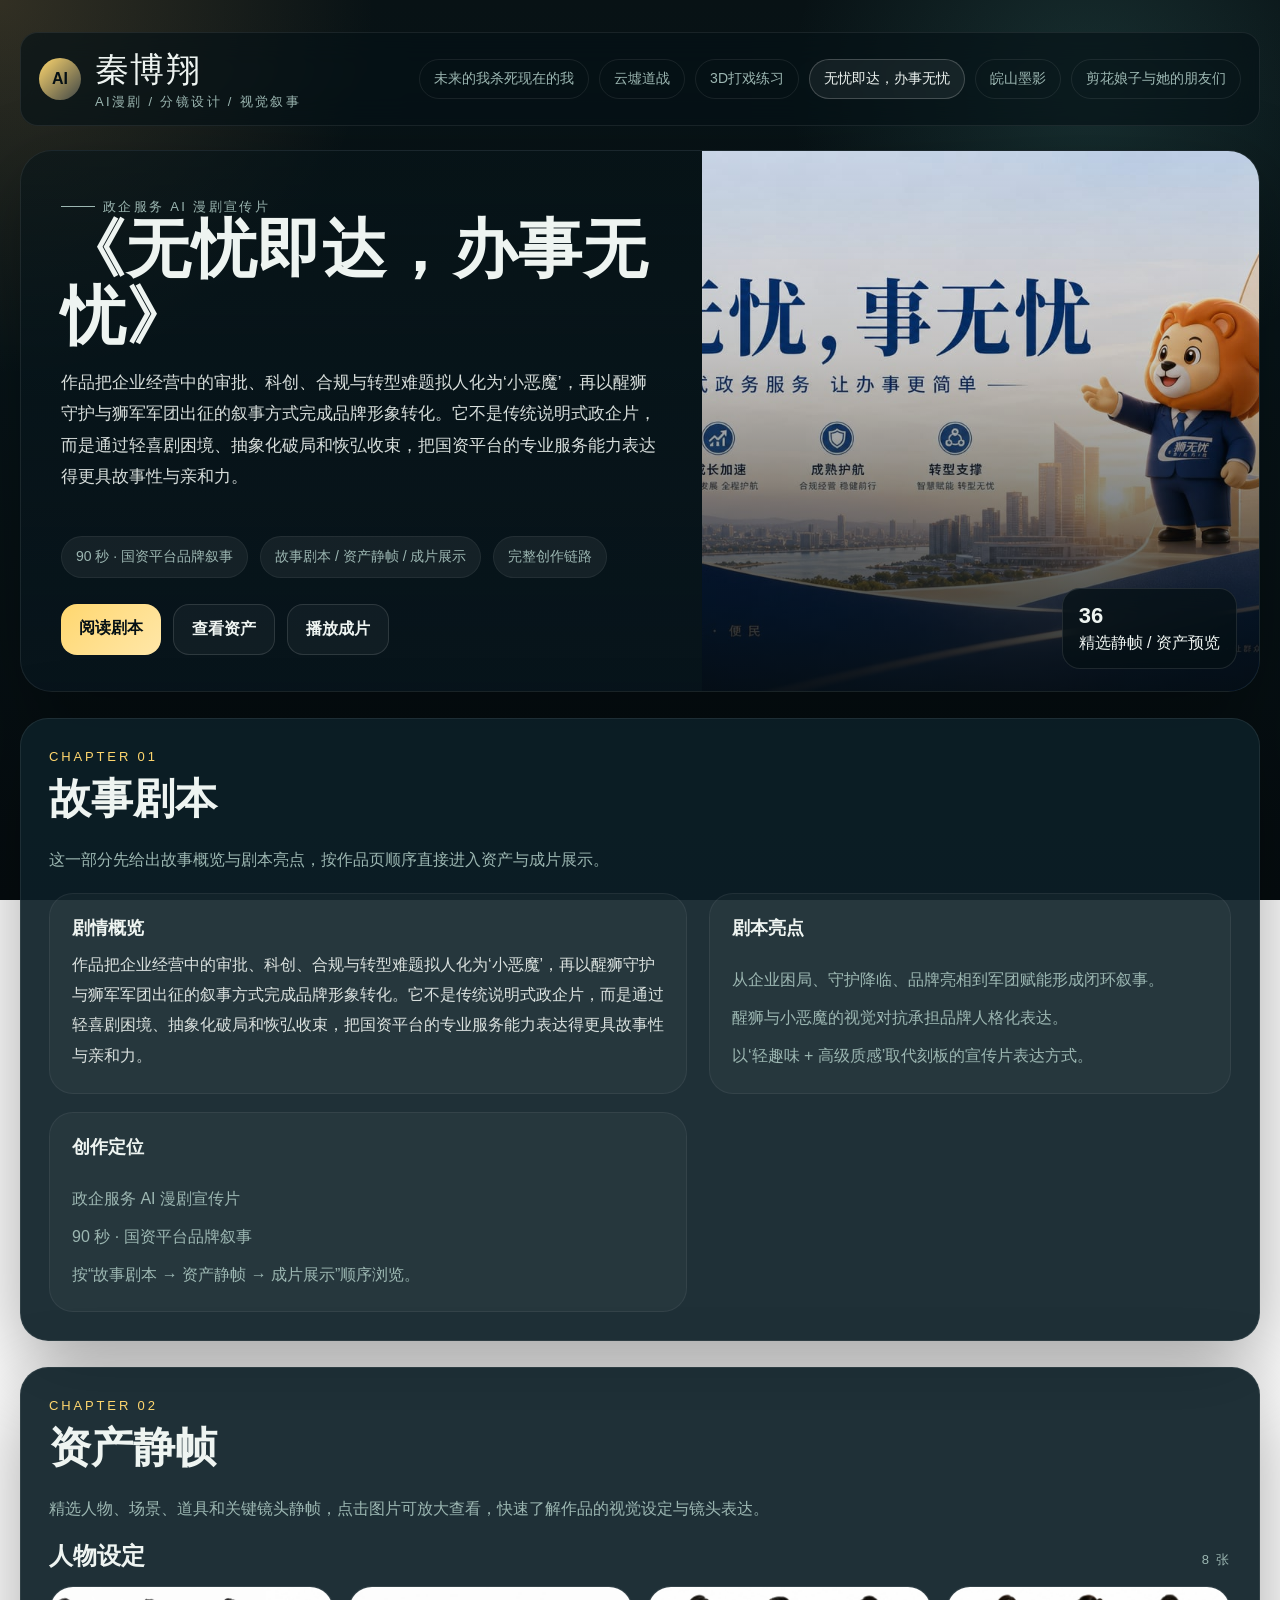
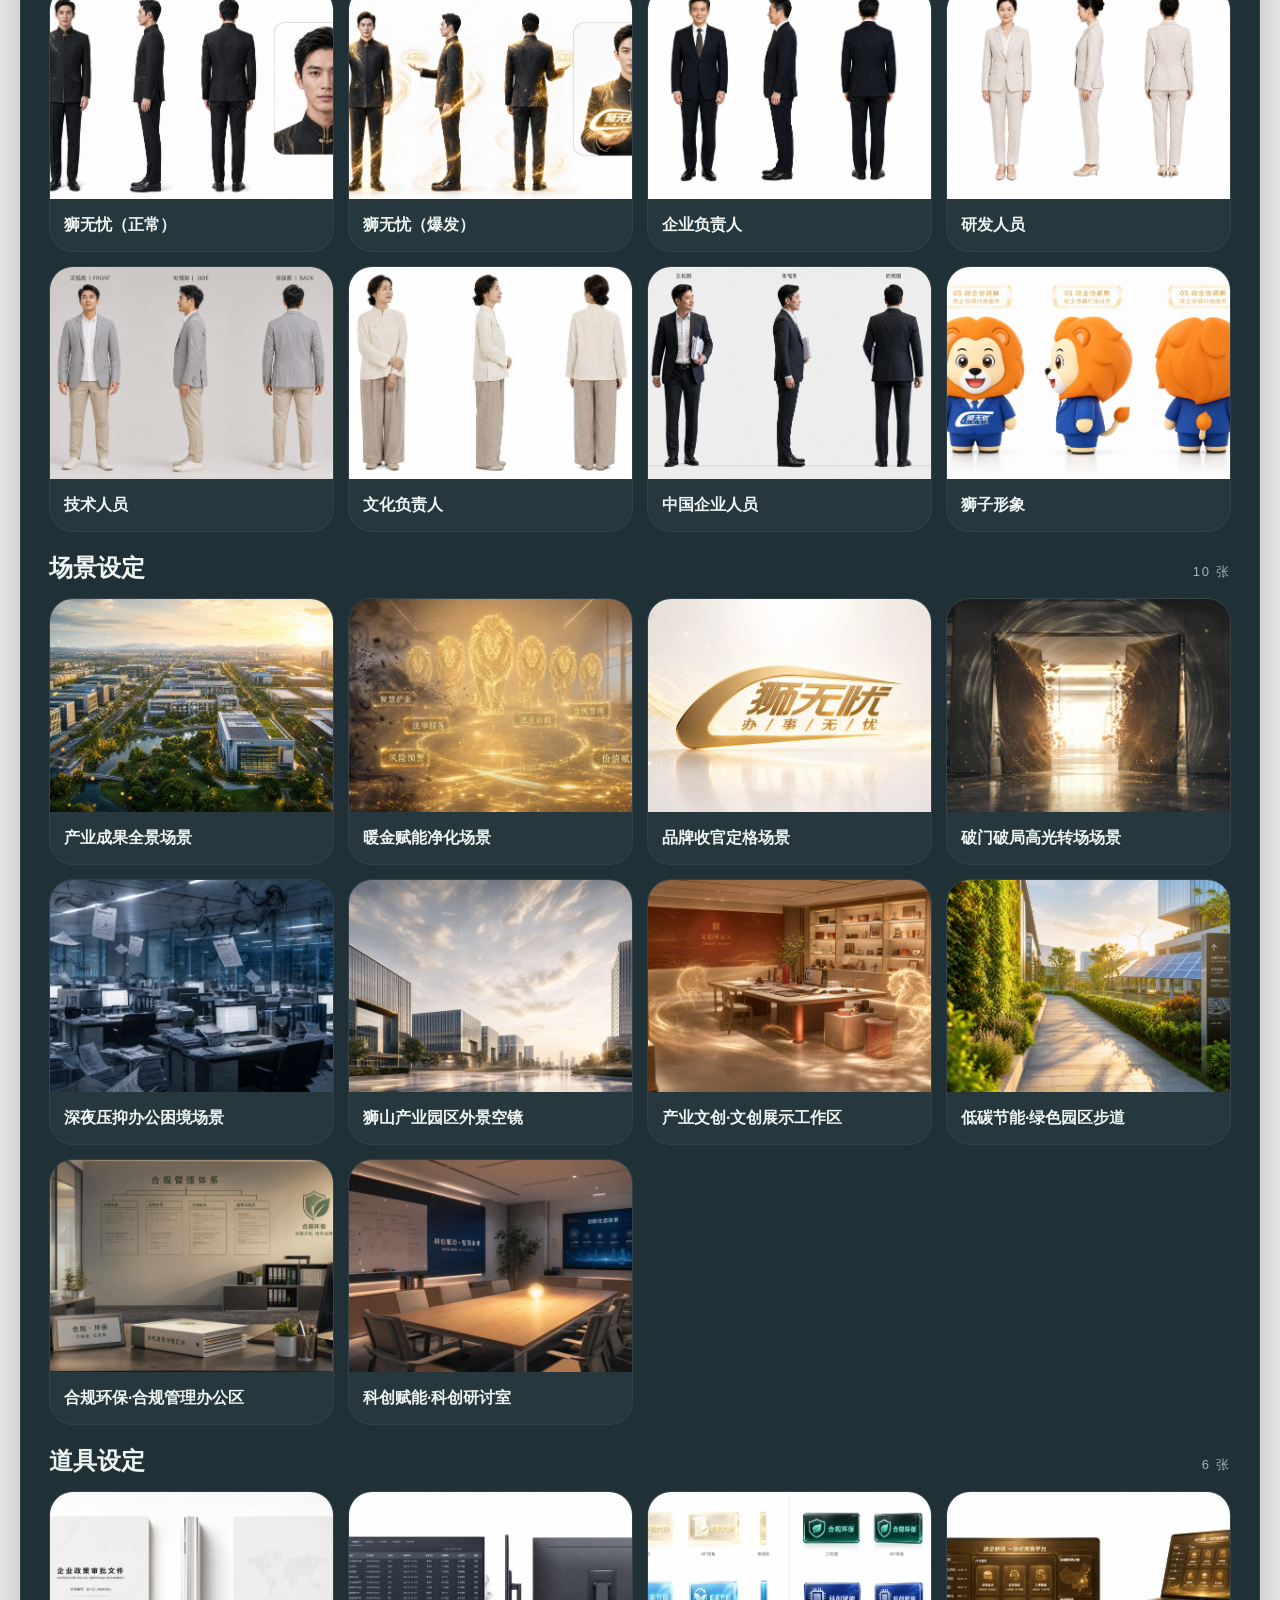
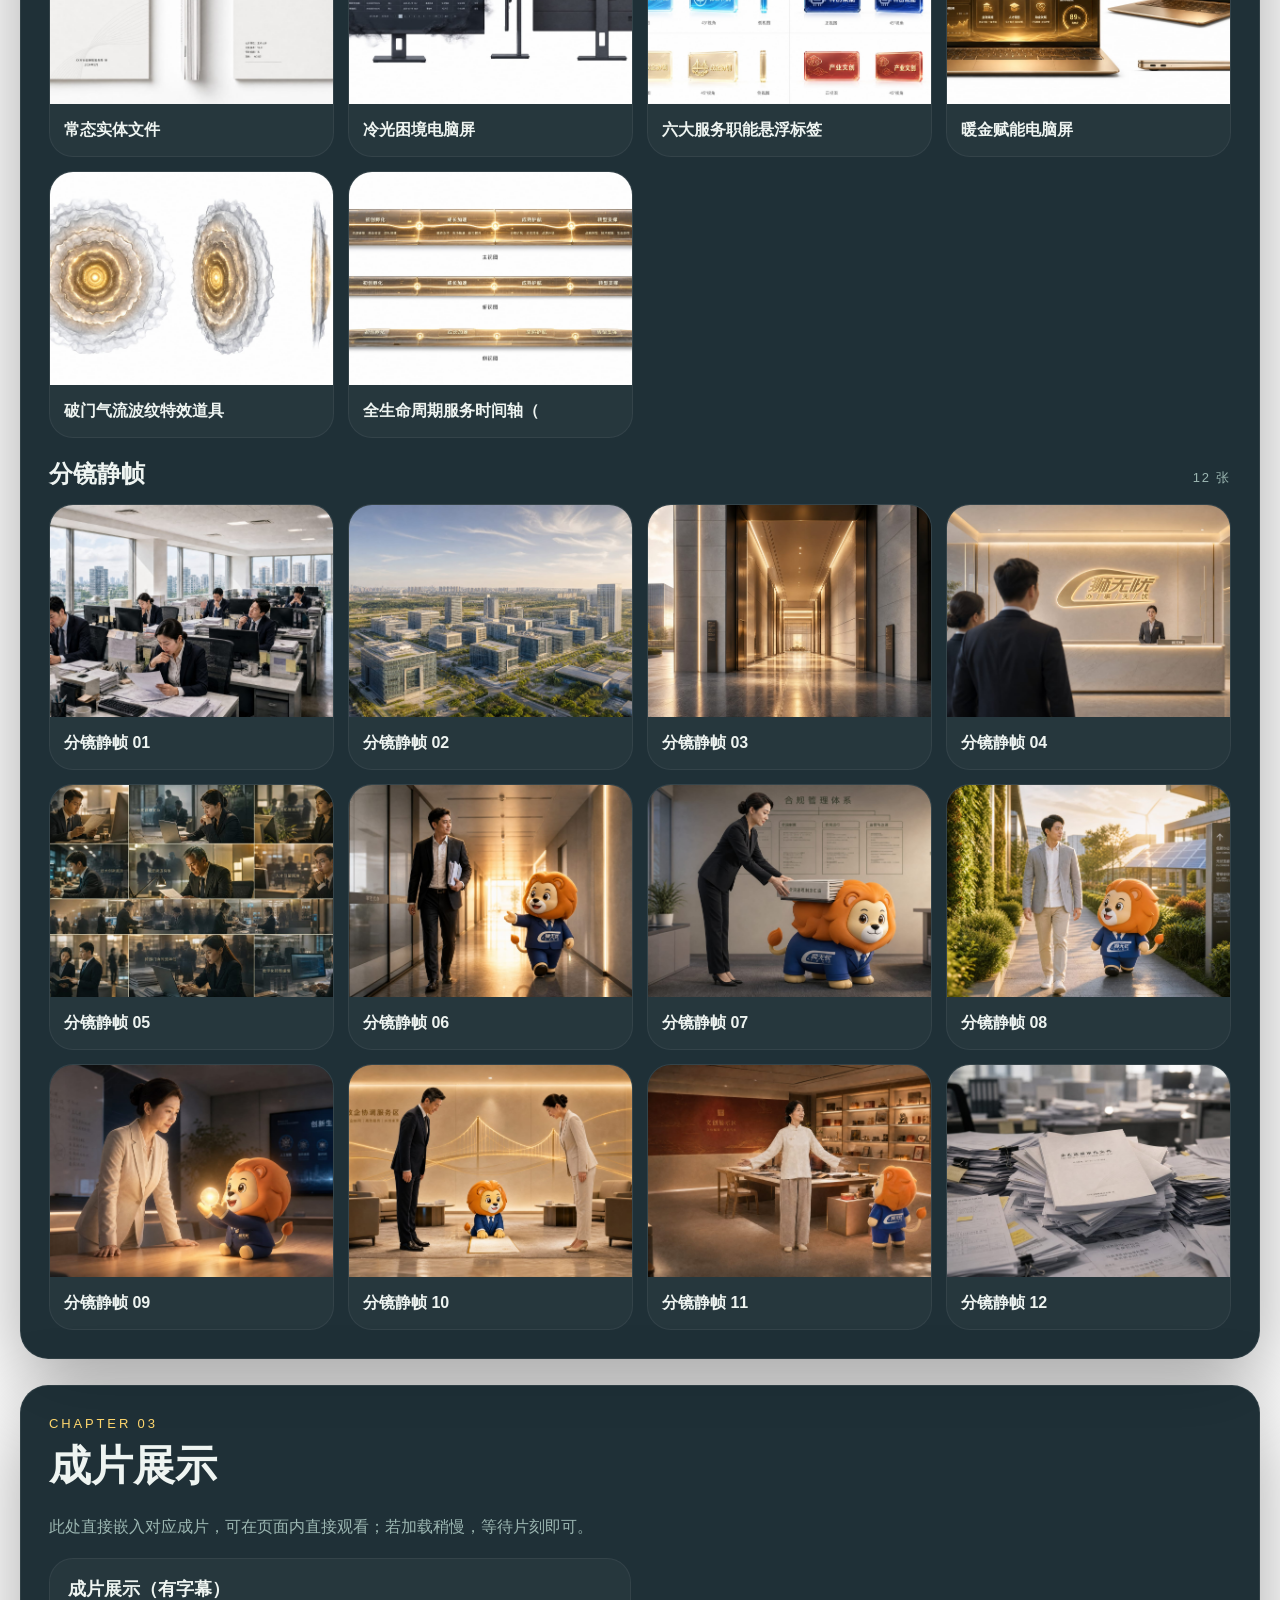
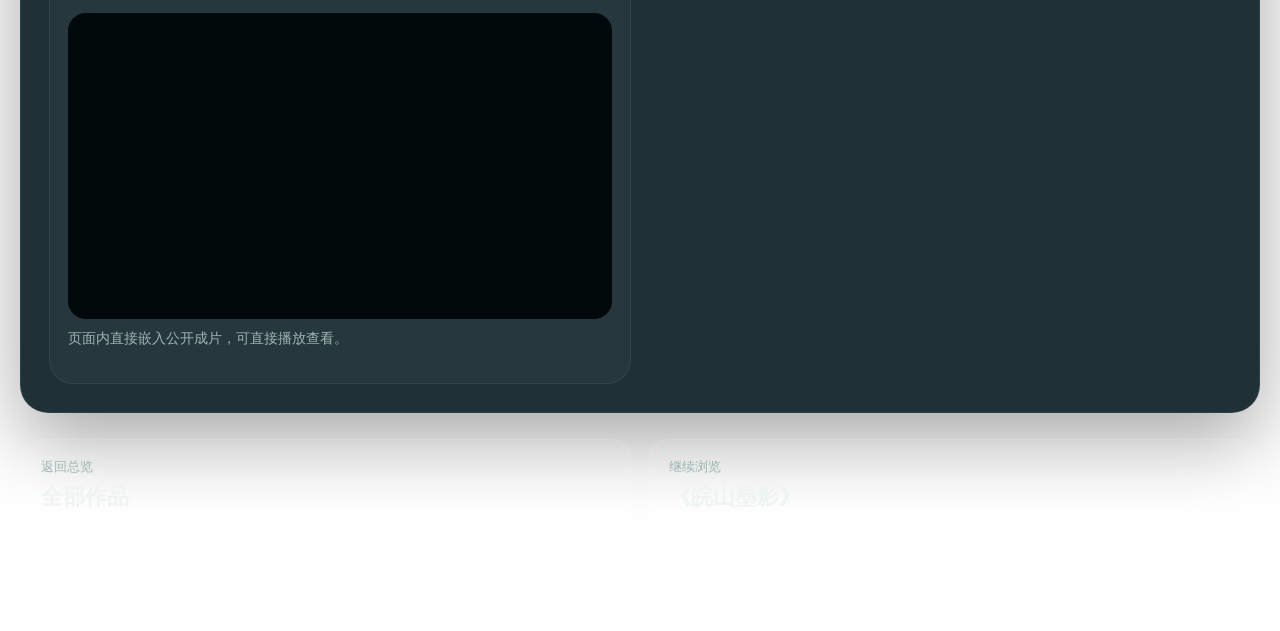
<file: works/shiwuyou.html>
<!doctype html>
<html lang="zh-CN">
  <head>
    <meta charset="utf-8">
    <meta name="viewport" content="width=device-width, initial-scale=1">
    <title>《无忧即达，办事无忧》 | AI 漫剧作品集</title>
    <link rel="stylesheet" href="./../portfolio.css">
  </head>
  <body data-work-slug="shiwuyou">
    <main class="page-shell">
      <header class="topbar">
        <div class="brand-mark">
          <div class="brand-index">AI</div>
          <div>
            <div class="brand-title">AI 漫剧作品集</div>
            <div class="brand-subtitle">剧本 / 静帧 / 成片</div>
          </div>
        </div>
        <nav class="topnav" data-topnav></nav>
      </header>
      <div data-work-mount=""></div>
      <p class="footer-note"></p>
    </main>

    <div class="lightbox" data-lightbox>
      <div class="lightbox-inner">
        <img class="lightbox-image" data-lightbox-image alt="">
        <div class="lightbox-meta">
          <div data-lightbox-title></div>
          <div class="lightbox-actions">
            <button type="button" data-lightbox-close>关闭</button>
          </div>
        </div>
      </div>
    </div>

    <script src="./../portfolio.js"></script>
  </body>
</html>
</file>
<file: portfolio.css>
:root {
  --bg: #071418;
  --bg-elevated: rgba(9, 26, 31, 0.82);
  --panel: rgba(12, 31, 38, 0.92);
  --line: rgba(255, 255, 255, 0.08);
  --text: #eef4f1;
  --muted: #9cb7b2;
  --accent: #f0b564;
  --accent-soft: rgba(240, 181, 100, 0.18);
  --shadow: 0 28px 80px rgba(0, 0, 0, 0.35);
  --font-display: "Source Han Serif SC", "Songti SC", "STSong", serif;
  --font-body: "Source Han Sans SC", "Microsoft YaHei", sans-serif;
}

* { box-sizing: border-box; }
html { scroll-behavior: smooth; }
body {
  margin: 0;
  min-height: 100vh;
  font-family: var(--font-body);
  color: var(--text);
  background:
    radial-gradient(circle at top left, rgba(240, 181, 100, 0.18), transparent 24%),
    radial-gradient(circle at 85% 10%, rgba(107, 196, 186, 0.16), transparent 22%),
    linear-gradient(180deg, #081215 0%, #071418 38%, #050c0f 100%);
  background-attachment: fixed;
}

body::before {
  content: "";
  position: fixed;
  inset: 0;
  pointer-events: none;
  background-image: linear-gradient(rgba(255,255,255,0.03) 1px, transparent 1px), linear-gradient(90deg, rgba(255,255,255,0.03) 1px, transparent 1px);
  background-size: 28px 28px;
  mask-image: radial-gradient(circle at center, black, transparent 80%);
  opacity: 0.22;
}

a { color: inherit; text-decoration: none; }
img { display: block; max-width: 100%; }

.page-shell {
  width: min(1240px, calc(100vw - 40px));
  margin: 0 auto;
  padding: 32px 0 72px;
  position: relative;
  z-index: 1;
}

.topbar {
  display: flex;
  justify-content: space-between;
  align-items: center;
  gap: 20px;
  padding: 14px 18px;
  border: 1px solid var(--line);
  border-radius: 18px;
  background: rgba(6, 18, 22, 0.65);
  backdrop-filter: blur(16px);
  position: sticky;
  top: 18px;
  z-index: 15;
}

.brand-mark {
  display: flex;
  align-items: center;
  gap: 14px;
}

.brand-index {
  width: 42px;
  height: 42px;
  display: grid;
  place-items: center;
  border-radius: 50%;
  background: linear-gradient(135deg, var(--accent), rgba(255, 255, 255, 0.2));
  color: #051015;
  font-weight: 700;
}

.brand-title {
  font-family: var(--font-display);
  font-size: clamp(22px, 3vw, 34px);
  letter-spacing: 0.04em;
}

.brand-subtitle {
  color: var(--muted);
  font-size: 13px;
  letter-spacing: 0.18em;
  text-transform: uppercase;
}

.topnav {
  display: flex;
  flex-wrap: wrap;
  gap: 10px;
  justify-content: flex-end;
}

.topnav a {
  padding: 10px 14px;
  border: 1px solid rgba(255,255,255,0.08);
  border-radius: 999px;
  color: var(--muted);
  font-size: 14px;
  transition: 180ms ease;
}

.topnav a:hover,
.topnav a.active {
  color: var(--text);
  border-color: rgba(255,255,255,0.2);
  background: rgba(255,255,255,0.06);
}

.hero {
  margin-top: 24px;
  border: 1px solid var(--line);
  border-radius: 32px;
  overflow: hidden;
  background: linear-gradient(180deg, rgba(7, 20, 24, 0.6), rgba(8, 21, 28, 0.94));
  box-shadow: var(--shadow);
}

.hero-grid {
  display: grid;
  grid-template-columns: 1.1fr 0.9fr;
  min-height: 540px;
}

.hero-copy {
  padding: 42px 40px 36px;
  display: flex;
  flex-direction: column;
  justify-content: space-between;
  gap: 26px;
}

.eyebrow {
  display: inline-flex;
  align-items: center;
  gap: 8px;
  color: var(--muted);
  font-size: 13px;
  letter-spacing: 0.18em;
  text-transform: uppercase;
}

.eyebrow::before {
  content: "";
  width: 34px;
  height: 1px;
  background: currentColor;
}

.hero h1,
.work-title {
  margin: 0;
  font-family: var(--font-display);
  font-size: clamp(36px, 5vw, 72px);
  line-height: 1.05;
  letter-spacing: 0.02em;
}

.lead {
  max-width: 720px;
  color: rgba(238, 244, 241, 0.9);
  font-size: 17px;
  line-height: 1.85;
}

.meta-strip {
  display: flex;
  flex-wrap: wrap;
  gap: 12px;
}

.meta-pill {
  padding: 11px 14px;
  border-radius: 999px;
  background: rgba(255,255,255,0.06);
  border: 1px solid rgba(255,255,255,0.06);
  color: var(--muted);
  font-size: 14px;
}

.hero-actions {
  display: flex;
  flex-wrap: wrap;
  gap: 12px;
}

.button-link {
  padding: 14px 18px;
  border-radius: 16px;
  font-weight: 600;
  transition: transform 180ms ease, border-color 180ms ease, background 180ms ease;
}

.button-primary {
  background: linear-gradient(135deg, var(--accent), color-mix(in srgb, var(--accent) 60%, white));
  color: #051015;
}

.button-secondary {
  border: 1px solid rgba(255,255,255,0.12);
  background: rgba(255,255,255,0.04);
}

.button-link:hover {
  transform: translateY(-2px);
}

.hero-media {
  position: relative;
  min-height: 320px;
  overflow: hidden;
  background: linear-gradient(180deg, rgba(0,0,0,0.18), rgba(0,0,0,0.45));
}

.hero-media img {
  width: 100%;
  height: 100%;
  object-fit: cover;
}

.hero-media::after {
  content: "";
  position: absolute;
  inset: 0;
  background: linear-gradient(180deg, transparent 0%, rgba(5,12,15,0.2) 38%, rgba(5,12,15,0.88) 100%);
}

.personal-portrait::after {
  display: none;
}

.hero-badge {
  position: absolute;
  right: 22px;
  bottom: 22px;
  z-index: 1;
  padding: 14px 16px;
  border-radius: 18px;
  background: rgba(5, 16, 20, 0.72);
  border: 1px solid rgba(255,255,255,0.1);
  backdrop-filter: blur(14px);
}

.hero-badge strong {
  display: block;
  font-size: 22px;
  margin-bottom: 4px;
}

.project-grid {
  display: grid;
  grid-template-columns: repeat(2, minmax(0, 1fr));
  gap: 22px;
  margin-top: 28px;
}

.about-grid {
  display: grid;
  grid-template-columns: 1.1fr 0.9fr;
  gap: 22px;
  margin-top: 22px;
}

.profile-panel,
.capability-card,
.visual-card {
  border-radius: 24px;
  border: 1px solid rgba(255,255,255,0.06);
  background: rgba(255,255,255,0.03);
}

.profile-panel {
  overflow: hidden;
}

.profile-visual {
  aspect-ratio: 16 / 10;
  overflow: hidden;
}

.profile-visual img {
  width: 100%;
  height: 100%;
  object-fit: cover;
}

.profile-copy {
  padding: 22px;
}

.profile-copy h3,
.capability-card h3,
.visual-copy strong {
  margin: 0 0 10px;
}

.profile-copy p,
.capability-card p {
  margin: 0;
  color: var(--muted);
  line-height: 1.85;
}

.capability-grid {
  display: grid;
  grid-template-columns: 1fr;
  gap: 18px;
}

.capability-card {
  padding: 22px;
}

.visual-grid {
  display: grid;
  grid-template-columns: repeat(3, minmax(0, 1fr));
  gap: 16px;
  margin-top: 22px;
}

.visual-card {
  overflow: hidden;
}

.visual-button {
  width: 100%;
  border: 0;
  padding: 0;
  display: block;
  background: transparent;
  color: inherit;
  cursor: zoom-in;
  text-align: left;
  font: inherit;
}

.visual-media {
  aspect-ratio: 4 / 3;
  overflow: hidden;
}

.visual-media img {
  width: 100%;
  height: 100%;
  object-fit: cover;
  transition: transform 220ms ease;
}

.visual-button:hover .visual-media img {
  transform: scale(1.04);
}

.visual-copy {
  padding: 14px;
}

.visual-copy span {
  display: inline-block;
  margin-bottom: 8px;
  color: var(--muted);
  font-size: 12px;
  letter-spacing: 0.14em;
  text-transform: uppercase;
}

.lead-strong {
  color: var(--accent);
  font-size: 20px;
  line-height: 1.7;
}

.portfolio-poster {
  position: relative;
  width: 100%;
  height: 100%;
  min-height: 540px;
  background:
    radial-gradient(circle at top left, rgba(255, 215, 128, 0.18), transparent 28%),
    linear-gradient(180deg, rgba(5, 14, 18, 0.92), rgba(6, 18, 24, 0.98));
}

.portfolio-poster.compact {
  min-height: 0;
  height: 100%;
}

.portfolio-poster-grid {
  display: grid;
  grid-template-columns: repeat(3, minmax(0, 1fr));
  grid-template-rows: repeat(2, minmax(0, 1fr));
  gap: 10px;
  height: 100%;
  padding: 16px;
}

.portfolio-poster-card {
  overflow: hidden;
  border-radius: 20px;
  border: 1px solid rgba(255,255,255,0.08);
  background: rgba(255,255,255,0.04);
  box-shadow: 0 18px 38px rgba(0, 0, 0, 0.28);
}

.portfolio-poster-card img {
  width: 100%;
  height: 100%;
  object-fit: cover;
  filter: saturate(0.96) contrast(1.04);
}

.portfolio-poster-copy {
  position: absolute;
  left: 20px;
  right: 20px;
  bottom: 20px;
  padding: 14px 16px;
  border-radius: 18px;
  background: rgba(5, 16, 20, 0.76);
  border: 1px solid rgba(255,255,255,0.08);
  backdrop-filter: blur(12px);
  z-index: 1;
}

.portfolio-poster-copy strong {
  display: block;
  font-size: 28px;
  margin-bottom: 6px;
}

.portfolio-poster-copy span {
  color: rgba(238, 244, 241, 0.86);
  font-size: 14px;
  letter-spacing: 0.08em;
  text-transform: uppercase;
}

.featured-meta-row {
  margin-top: 18px;
}

.single-video {
  margin-top: 22px;
}

.project-card {
  display: grid;
  gap: 0;
  border-radius: 28px;
  overflow: hidden;
  border: 1px solid var(--line);
  background: rgba(9, 24, 29, 0.82);
  box-shadow: var(--shadow);
  transition: transform 200ms ease, border-color 200ms ease;
}

.project-card:hover {
  transform: translateY(-4px);
  border-color: rgba(255,255,255,0.18);
}

.project-card-media {
  aspect-ratio: 16 / 9;
  overflow: hidden;
  position: relative;
}

.project-card-media img {
  width: 100%;
  height: 100%;
  object-fit: cover;
}

.project-card-media::after {
  content: "";
  position: absolute;
  inset: 0;
  background: linear-gradient(180deg, transparent, rgba(0, 0, 0, 0.28));
}

.project-card-copy {
  padding: 24px 24px 26px;
}

.project-card h2 {
  margin: 0 0 10px;
  font-family: var(--font-display);
  font-size: clamp(24px, 3vw, 34px);
}

.project-card p {
  margin: 0 0 18px;
  color: var(--muted);
  line-height: 1.8;
}

.card-footer {
  display: flex;
  justify-content: space-between;
  align-items: center;
  gap: 14px;
  color: var(--muted);
  font-size: 14px;
}

.section-block {
  margin-top: 26px;
  padding: 28px;
  border-radius: 28px;
  border: 1px solid var(--line);
  background: var(--panel);
  box-shadow: var(--shadow);
}

.section-heading {
  display: flex;
  justify-content: space-between;
  align-items: end;
  gap: 16px;
  margin-bottom: 18px;
}

.section-index {
  color: var(--accent);
  font-size: 13px;
  letter-spacing: 0.22em;
  text-transform: uppercase;
}

.section-heading h2 {
  margin: 6px 0 0;
  font-family: var(--font-display);
  font-size: clamp(28px, 4vw, 42px);
}

.section-intro {
  color: var(--muted);
  line-height: 1.85;
  max-width: 760px;
}

.story-layout {
  display: grid;
  grid-template-columns: 1.1fr 0.9fr;
  gap: 22px;
  margin-top: 18px;
}

.story-panel,
.story-links,
.mini-card,
.video-card,
.asset-card {
  border-radius: 24px;
  border: 1px solid rgba(255,255,255,0.06);
  background: rgba(255,255,255,0.03);
}

.story-panel {
  padding: 22px;
}

.story-panel p {
  margin: 0;
  line-height: 1.9;
  color: rgba(238, 244, 241, 0.9);
}

.story-links {
  padding: 22px;
  display: flex;
  flex-direction: column;
  gap: 16px;
}

.story-links h3,
.story-panel h3,
.video-card h3,
.asset-card h3 {
  margin: 0 0 10px;
  font-size: 18px;
}

.bullet-list,
.doc-list {
  margin: 0;
  padding: 0;
  list-style: none;
  display: grid;
  gap: 10px;
}

.bullet-list li,
.doc-list a {
  color: var(--muted);
  line-height: 1.75;
}

.doc-list a {
  display: block;
  padding: 12px 14px;
  border-radius: 16px;
  background: rgba(255,255,255,0.04);
  transition: background 160ms ease;
}

.doc-list a:hover {
  background: rgba(255,255,255,0.08);
  color: var(--text);
}

.assets-wrap {
  display: grid;
  gap: 20px;
}

.asset-group {
  display: grid;
  gap: 14px;
}

.asset-group-head {
  display: flex;
  justify-content: space-between;
  align-items: baseline;
  gap: 12px;
}

.asset-group-head h3 {
  margin: 0;
  font-family: var(--font-display);
  font-size: 24px;
}

.asset-group-head span {
  color: var(--muted);
  font-size: 13px;
  letter-spacing: 0.14em;
  text-transform: uppercase;
}

.asset-grid {
  display: grid;
  grid-template-columns: repeat(4, minmax(0, 1fr));
  gap: 14px;
}

.asset-card {
  overflow: hidden;
}

.asset-button {
  display: grid;
  width: 100%;
  border: 0;
  background: transparent;
  padding: 0;
  color: inherit;
  cursor: zoom-in;
  font: inherit;
  text-align: left;
}

.asset-card-media {
  aspect-ratio: 4 / 3;
  overflow: hidden;
}

.asset-card-media img {
  width: 100%;
  height: 100%;
  object-fit: cover;
  transition: transform 220ms ease;
}

.asset-button:hover .asset-card-media img {
  transform: scale(1.04);
}

.asset-copy {
  padding: 14px;
}

.asset-copy strong {
  display: block;
  line-height: 1.5;
}

.asset-copy a {
  display: inline-flex;
  margin-top: 8px;
  color: var(--muted);
  font-size: 13px;
}

.video-grid {
  display: grid;
  grid-template-columns: repeat(2, minmax(0, 1fr));
  gap: 18px;
}

.video-card {
  padding: 18px;
}

.video-card video {
  width: 100%;
  border-radius: 18px;
  margin-top: 12px;
  background: #02090b;
}

.video-embed {
  display: block;
  width: 100%;
  aspect-ratio: 16 / 9;
  margin-top: 12px;
  border: 0;
  border-radius: 18px;
  background: #02090b;
}

.video-note {
  color: var(--muted);
  font-size: 14px;
  margin-top: 8px;
  line-height: 1.7;
}

.bottom-nav {
  display: flex;
  justify-content: space-between;
  gap: 16px;
  margin-top: 26px;
}

.bottom-nav a {
  flex: 1;
  padding: 18px 20px;
  border-radius: 22px;
  border: 1px solid var(--line);
  background: rgba(255,255,255,0.04);
}

.bottom-nav small {
  display: block;
  color: var(--muted);
  margin-bottom: 6px;
}

.bottom-nav strong {
  font-family: var(--font-display);
  font-size: 22px;
}

.footer-note {
  margin-top: 28px;
  color: var(--muted);
  font-size: 14px;
  line-height: 1.8;
  text-align: center;
}

.lightbox {
  position: fixed;
  inset: 0;
  background: rgba(3, 8, 10, 0.94);
  display: none;
  align-items: center;
  justify-content: center;
  padding: 26px;
  z-index: 50;
}

.lightbox.open {
  display: flex;
}

.lightbox-inner {
  max-width: min(96vw, 1600px);
  max-height: 92vh;
  display: grid;
  gap: 14px;
}

.lightbox-image {
  max-width: 100%;
  max-height: calc(92vh - 90px);
  object-fit: contain;
  border-radius: 20px;
  box-shadow: var(--shadow);
}

.lightbox-meta {
  display: flex;
  justify-content: space-between;
  align-items: center;
  gap: 14px;
  color: var(--muted);
}

.lightbox-actions {
  display: flex;
  gap: 12px;
}

.lightbox-actions button,
.lightbox-actions a {
  padding: 10px 14px;
  border-radius: 999px;
  border: 1px solid rgba(255,255,255,0.12);
  background: rgba(255,255,255,0.05);
  color: var(--text);
  font: inherit;
  cursor: pointer;
}

@media (max-width: 1080px) {
  .hero-grid,
  .about-grid,
  .story-layout,
  .project-grid,
  .video-grid,
  .visual-grid {
    grid-template-columns: 1fr;
  }

  .asset-grid {
    grid-template-columns: repeat(2, minmax(0, 1fr));
  }
}

@media (max-width: 720px) {
  .page-shell { width: min(100vw - 20px, 1240px); padding-top: 16px; }
  .topbar,
  .section-block,
  .project-card-copy,
  .hero-copy,
  .profile-copy,
  .capability-card { padding-left: 18px; padding-right: 18px; }
  .asset-grid { grid-template-columns: 1fr; }
  .bottom-nav { flex-direction: column; }
}
</file>
